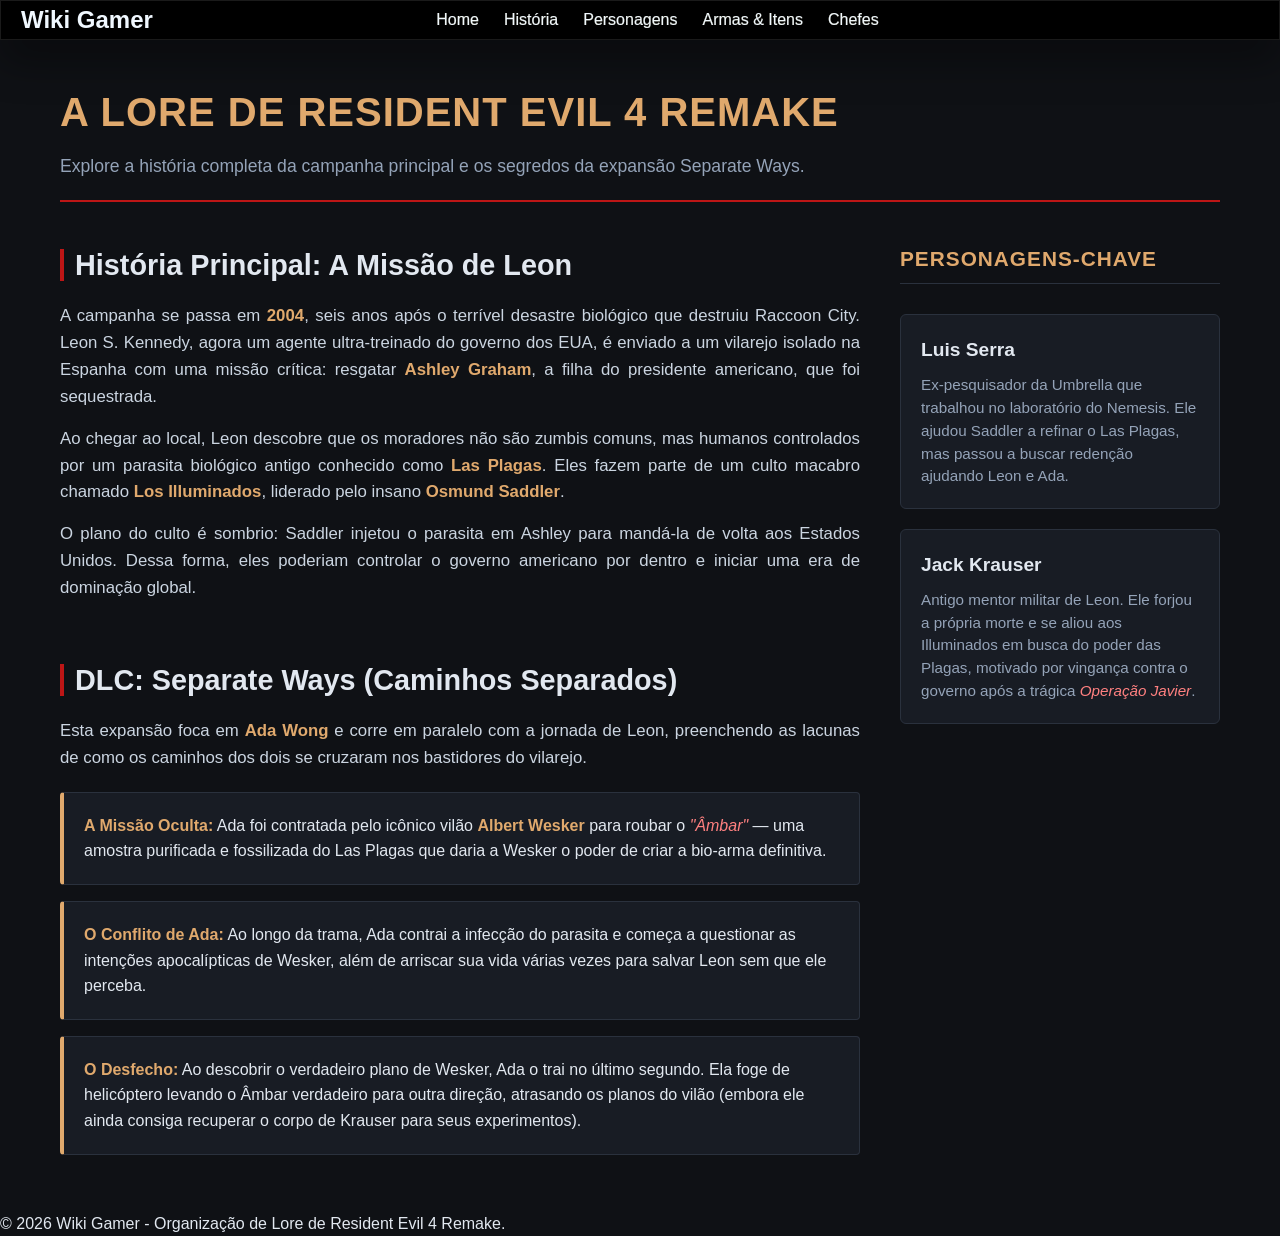
<file: pagina2.html>
<!DOCTYPE html>
<html lang="pt-BR">
<head>
    <meta charset="UTF-8">
    <meta name="viewport" content="width=device-width, initial-scale=1.0">
    <link rel="stylesheet" href="nav_pagina_2.css">
    <title>Wiki Gamer - Lore de Resident Evil 4 Remake</title>
</head>
<body>

    <!-- MENU DE NAVEGAÇÃO -->
    <nav>
        <div class="body-nav">
            <h1 class="text-nav">Wiki Gamer</h1>
            <div class="nav-links">
                <a class="link-nav" href="index.html">Home</a>
                <a class="link-nav" href="historia.html">História</a>
                <a class="link-nav" href="personagens.html">Personagens</a>
                <a class="link-nav" href="armas.html">Armas & Itens</a>
                <a class="link-nav" href="chefes.html">Chefes</a>
            </div>
            <div class="nav-spacer"></div> 
        </div>
    </nav>

    <!-- CONTEÚDO PRINCIPAL DA LORE -->
    <main class="container-principal">

        <header class="barra-titulo">
            <h2>A Lore de Resident Evil 4 Remake</h2>
            <p>Explore a história completa da campanha principal e os segredos da expansão Separate Ways.</p>
        </header>

        <div class="layout-conteudo">
            
            <!-- SEÇÃO DA HISTÓRIA PRINCIPAL -->
            <section class="conteudo-esquerdo">
                
                <article class="historia-principal">
                    <h3>História Principal: A Missão de Leon</h3>
                    <p>A campanha se passa em <strong>2004</strong>, seis anos após o terrível desastre biológico que destruiu Raccoon City. Leon S. Kennedy, agora um agente ultra-treinado do governo dos EUA, é enviado a um vilarejo isolado na Espanha com uma missão crítica: resgatar <strong>Ashley Graham</strong>, a filha do presidente americano, que foi sequestrada.</p>
                    
                    <p>Ao chegar ao local, Leon descobre que os moradores não são zumbis comuns, mas humanos controlados por um parasita biológico antigo conhecido como <strong>Las Plagas</strong>. Eles fazem parte de um culto macabro chamado <strong>Los Illuminados</strong>, liderado pelo insano <strong>Osmund Saddler</strong>.</p>
                    
                    <p>O plano do culto é sombrio: Saddler injetou o parasita em Ashley para mandá-la de volta aos Estados Unidos. Dessa forma, eles poderiam controlar o governo americano por dentro e iniciar uma era de dominação global.</p>
                </article>

                <!-- SEÇÃO DA DLC SEPARATE WAYS -->
                <article class="dlc-lore">
                    <h3>DLC: Separate Ways (Caminhos Separados)</h3>
                    <p>Esta expansão foca em <strong>Ada Wong</strong> e corre em paralelo com a jornada de Leon, preenchendo as lacunas de como os caminhos dos dois se cruzaram nos bastidores do vilarejo.</p>
                    
                    <ul>
                        <li><strong>A Missão Oculta:</strong> Ada foi contratada pelo icônico vilão <strong>Albert Wesker</strong> para roubar o <em>"Âmbar"</em> — uma amostra purificada e fossilizada do Las Plagas que daria a Wesker o poder de criar a bio-arma definitiva.</li>
                        <li><strong>O Conflito de Ada:</strong> Ao longo da trama, Ada contrai a infecção do parasita e começa a questionar as intenções apocalípticas de Wesker, além de arriscar sua vida várias vezes para salvar Leon sem que ele perceba.</li>
                        <li><strong>O Desfecho:</strong> Ao descobrir o verdadeiro plano de Wesker, Ada o trai no último segundo. Ela foge de helicóptero levando o Âmbar verdadeiro para outra direção, atrasando os planos do vilão (embora ele ainda consiga recuperar o corpo de Krauser para seus experimentos).</li>
                    </ul>
                </article>

            </section>

            <!-- BARRA LATERAL: PERSONAGENS DESTAQUE NA LORE -->
            <aside class="barra-lateral">
                <h3>Personagens-Chave</h3>
                
                <div class="card-personagem">
                    <h4>Luis Serra</h4>
                    <p>Ex-pesquisador da Umbrella que trabalhou no laboratório do Nemesis. Ele ajudou Saddler a refinar o Las Plagas, mas passou a buscar redenção ajudando Leon e Ada.</p>
                </div>

                <div class="card-personagem">
                    <h4>Jack Krauser</h4>
                    <p>Antigo mentor militar de Leon. Ele forjou a própria morte e se aliou aos Illuminados em busca do poder das Plagas, motivado por vingança contra o governo após a trágica <em>Operação Javier</em>.</p>
                </div>
            </aside>

        </div>

    </main>

    <!-- RODAPÉ -->
    <footer>
        <p>&copy; 2026 Wiki Gamer - Organização de Lore de Resident Evil 4 Remake.</p>
    </footer>
    
</body>
</html>
</file>
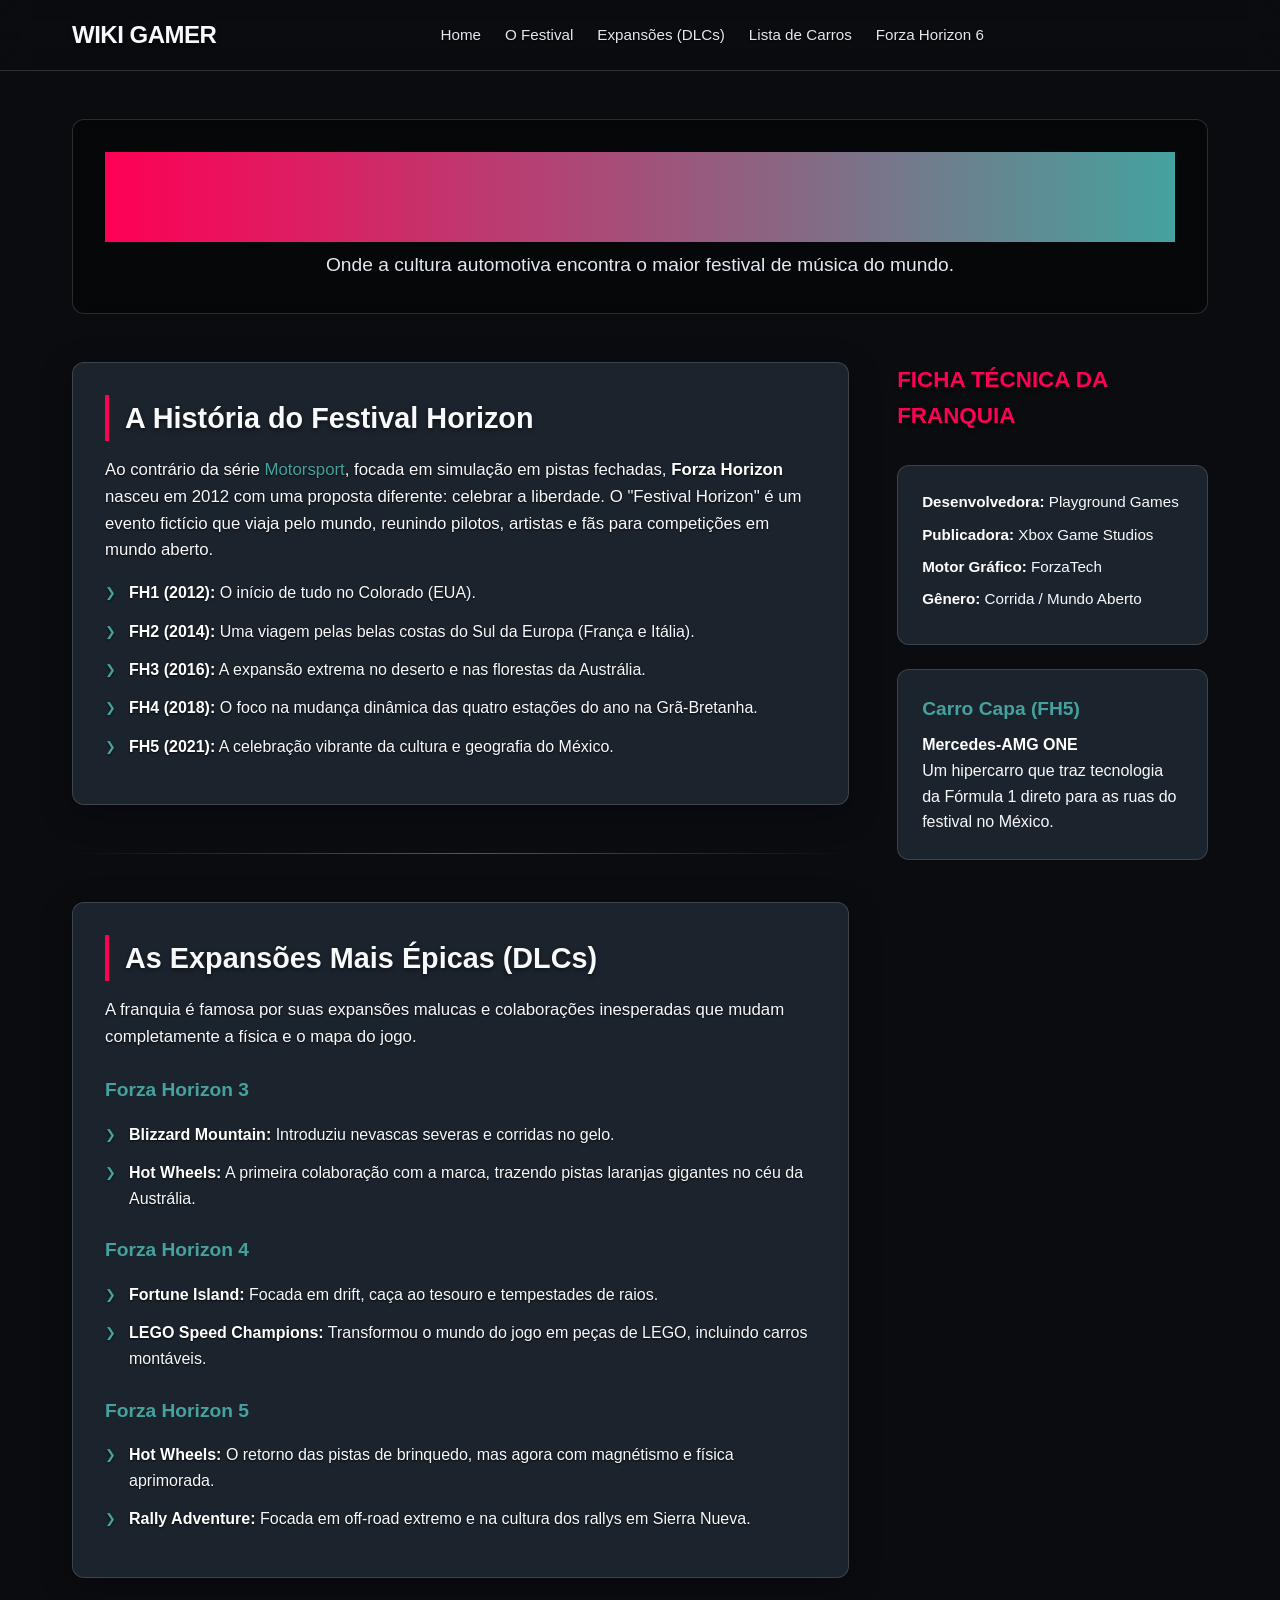
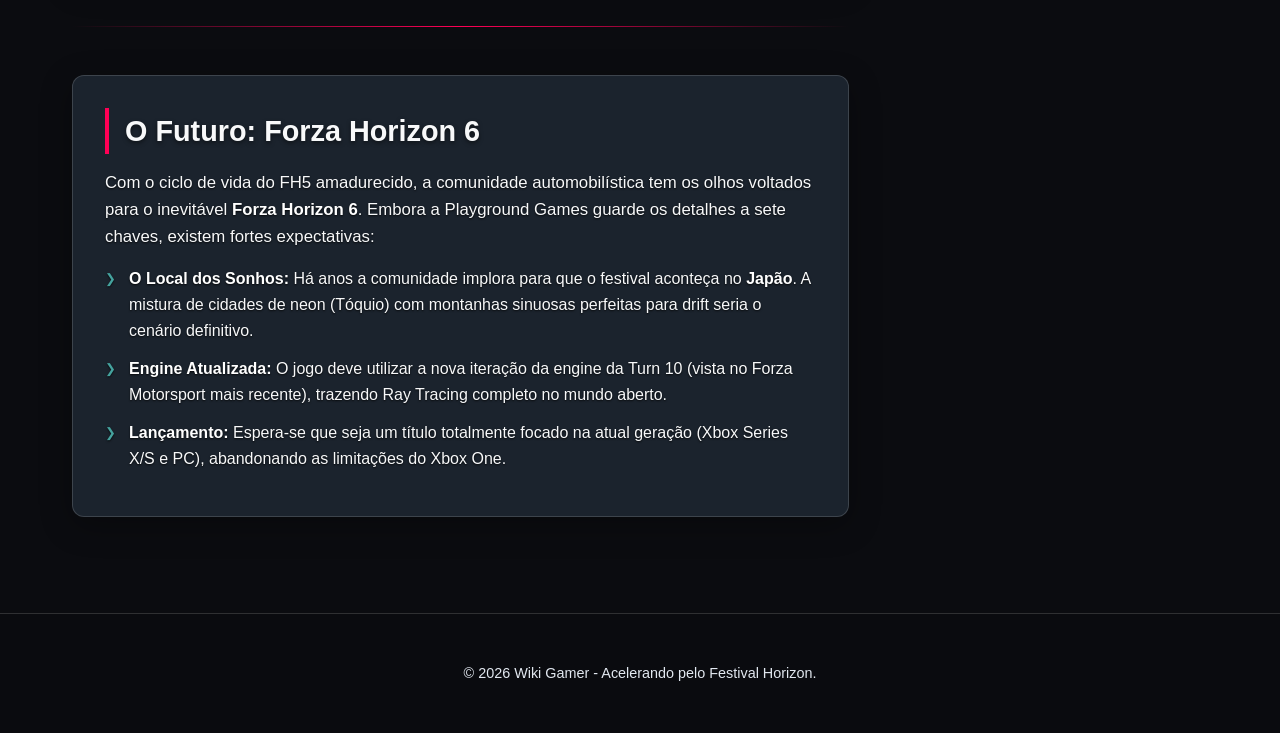
<file: pagina3.html>
<!DOCTYPE html>
<html lang="pt-BR">
<head>
    <meta charset="UTF-8">
    <meta name="viewport" content="width=device-width, initial-scale=1.0">
    <link rel="stylesheet" href="nav_pagina_3.css">
    <!-- Adicione o link para o seu CSS principal aqui depois -->
    <title>Wiki Gamer - Universo Forza Horizon</title>
</head>
<body>

    <!-- MENU DE NAVEGAÇÃO -->
    <nav>
        <div class="body-nav">
            <h1 class="text-nav">Wiki Gamer</h1>
            <!-- Links atualizados para o tema de Forza -->
            <div class="nav-links">
                <a class="link-nav" href="index.html">Home</a>
                <a class="link-nav" href="historia-festival.html">O Festival</a>
                <a class="link-nav" href="dlcs.html">Expansões (DLCs)</a>
                <a class="link-nav" href="carros.html">Lista de Carros</a>
                <a class="link-nav" href="forza-horizon-6.html">Forza Horizon 6</a>
            </div>
            <div class="nav-spacer"></div> 
        </div>
    </nav>

    <!-- CONTEÚDO PRINCIPAL -->
    <main class="container-principal">

        <!-- CABEÇALHO DA PÁGINA -->
        <header class="barra-titulo">
            <h2>Universo Forza Horizon</h2>
            <p>Onde a cultura automotiva encontra o maior festival de música do mundo.</p>
        </header>

        <!-- LAYOUT DIVIDIDO (Conteúdo + Barra Lateral) -->
        <div class="layout-conteudo">
            
            <!-- ÁREA DE ARTIGOS -->
            <section class="conteudo-esquerdo">
                
                <!-- A HISTÓRIA DA FRANQUIA -->
                <article class="historia-jogo">
                    <h3>A História do Festival Horizon</h3>
                    <p>Ao contrário da série <em>Motorsport</em>, focada em simulação em pistas fechadas, <strong>Forza Horizon</strong> nasceu em 2012 com uma proposta diferente: celebrar a liberdade. O "Festival Horizon" é um evento fictício que viaja pelo mundo, reunindo pilotos, artistas e fãs para competições em mundo aberto.</p>
                    <ul>
                        <li><strong>FH1 (2012):</strong> O início de tudo no Colorado (EUA).</li>
                        <li><strong>FH2 (2014):</strong> Uma viagem pelas belas costas do Sul da Europa (França e Itália).</li>
                        <li><strong>FH3 (2016):</strong> A expansão extrema no deserto e nas florestas da Austrália.</li>
                        <li><strong>FH4 (2018):</strong> O foco na mudança dinâmica das quatro estações do ano na Grã-Bretanha.</li>
                        <li><strong>FH5 (2021):</strong> A celebração vibrante da cultura e geografia do México.</li>
                    </ul>
                </article>

                <hr class="divisor-linha">

                <!-- AS DLCs E EXPANSÕES -->
                <article class="dlcs-jogo">
                    <h3>As Expansões Mais Épicas (DLCs)</h3>
                    <p>A franquia é famosa por suas expansões malucas e colaborações inesperadas que mudam completamente a física e o mapa do jogo.</p>
                    
                    <div class="lista-dlcs">
                        <h4>Forza Horizon 3</h4>
                        <ul>
                            <li><strong>Blizzard Mountain:</strong> Introduziu nevascas severas e corridas no gelo.</li>
                            <li><strong>Hot Wheels:</strong> A primeira colaboração com a marca, trazendo pistas laranjas gigantes no céu da Austrália.</li>
                        </ul>

                        <h4>Forza Horizon 4</h4>
                        <ul>
                            <li><strong>Fortune Island:</strong> Focada em drift, caça ao tesouro e tempestades de raios.</li>
                            <li><strong>LEGO Speed Champions:</strong> Transformou o mundo do jogo em peças de LEGO, incluindo carros montáveis.</li>
                        </ul>

                        <h4>Forza Horizon 5</h4>
                        <ul>
                            <li><strong>Hot Wheels:</strong> O retorno das pistas de brinquedo, mas agora com magnétismo e física aprimorada.</li>
                            <li><strong>Rally Adventure:</strong> Focada em off-road extremo e na cultura dos rallys em Sierra Nueva.</li>
                        </ul>
                    </div>
                </article>

                <hr class="divisor-linha">

                <!-- FORZA HORIZON 6 -->
                <article class="futuro-jogo">
                    <h3>O Futuro: Forza Horizon 6</h3>
                    <p>Com o ciclo de vida do FH5 amadurecido, a comunidade automobilística tem os olhos voltados para o inevitável <strong>Forza Horizon 6</strong>. Embora a Playground Games guarde os detalhes a sete chaves, existem fortes expectativas:</p>
                    <ul>
                        <li><strong>O Local dos Sonhos:</strong> Há anos a comunidade implora para que o festival aconteça no <strong>Japão</strong>. A mistura de cidades de neon (Tóquio) com montanhas sinuosas perfeitas para drift seria o cenário definitivo.</li>
                        <li><strong>Engine Atualizada:</strong> O jogo deve utilizar a nova iteração da engine da Turn 10 (vista no Forza Motorsport mais recente), trazendo Ray Tracing completo no mundo aberto.</li>
                        <li><strong>Lançamento:</strong> Espera-se que seja um título totalmente focado na atual geração (Xbox Series X/S e PC), abandonando as limitações do Xbox One.</li>
                    </ul>
                </article>

            </section>

            <!-- BARRA LATERAL (FICHA TÉCNICA) -->
            <aside class="barra-lateral">
                <h3>Ficha Técnica da Franquia</h3>
                <div class="card-info">
                    <p><strong>Desenvolvedora:</strong> Playground Games</p>
                    <p><strong>Publicadora:</strong> Xbox Game Studios</p>
                    <p><strong>Motor Gráfico:</strong> ForzaTech</p>
                    <p><strong>Gênero:</strong> Corrida / Mundo Aberto</p>
                </div>

                <div class="card-destaque-carro">
                    <h4>Carro Capa (FH5)</h4>
                    <p><strong>Mercedes-AMG ONE</strong><br>
                    Um hipercarro que traz tecnologia da Fórmula 1 direto para as ruas do festival no México.</p>
                </div>
            </aside>

        </div>

    </main>

    <!-- RODAPÉ -->
    <footer>
        <p>&copy; 2026 Wiki Gamer - Acelerando pelo Festival Horizon.</p>
    </footer>
    
</body>
</html>
</file>
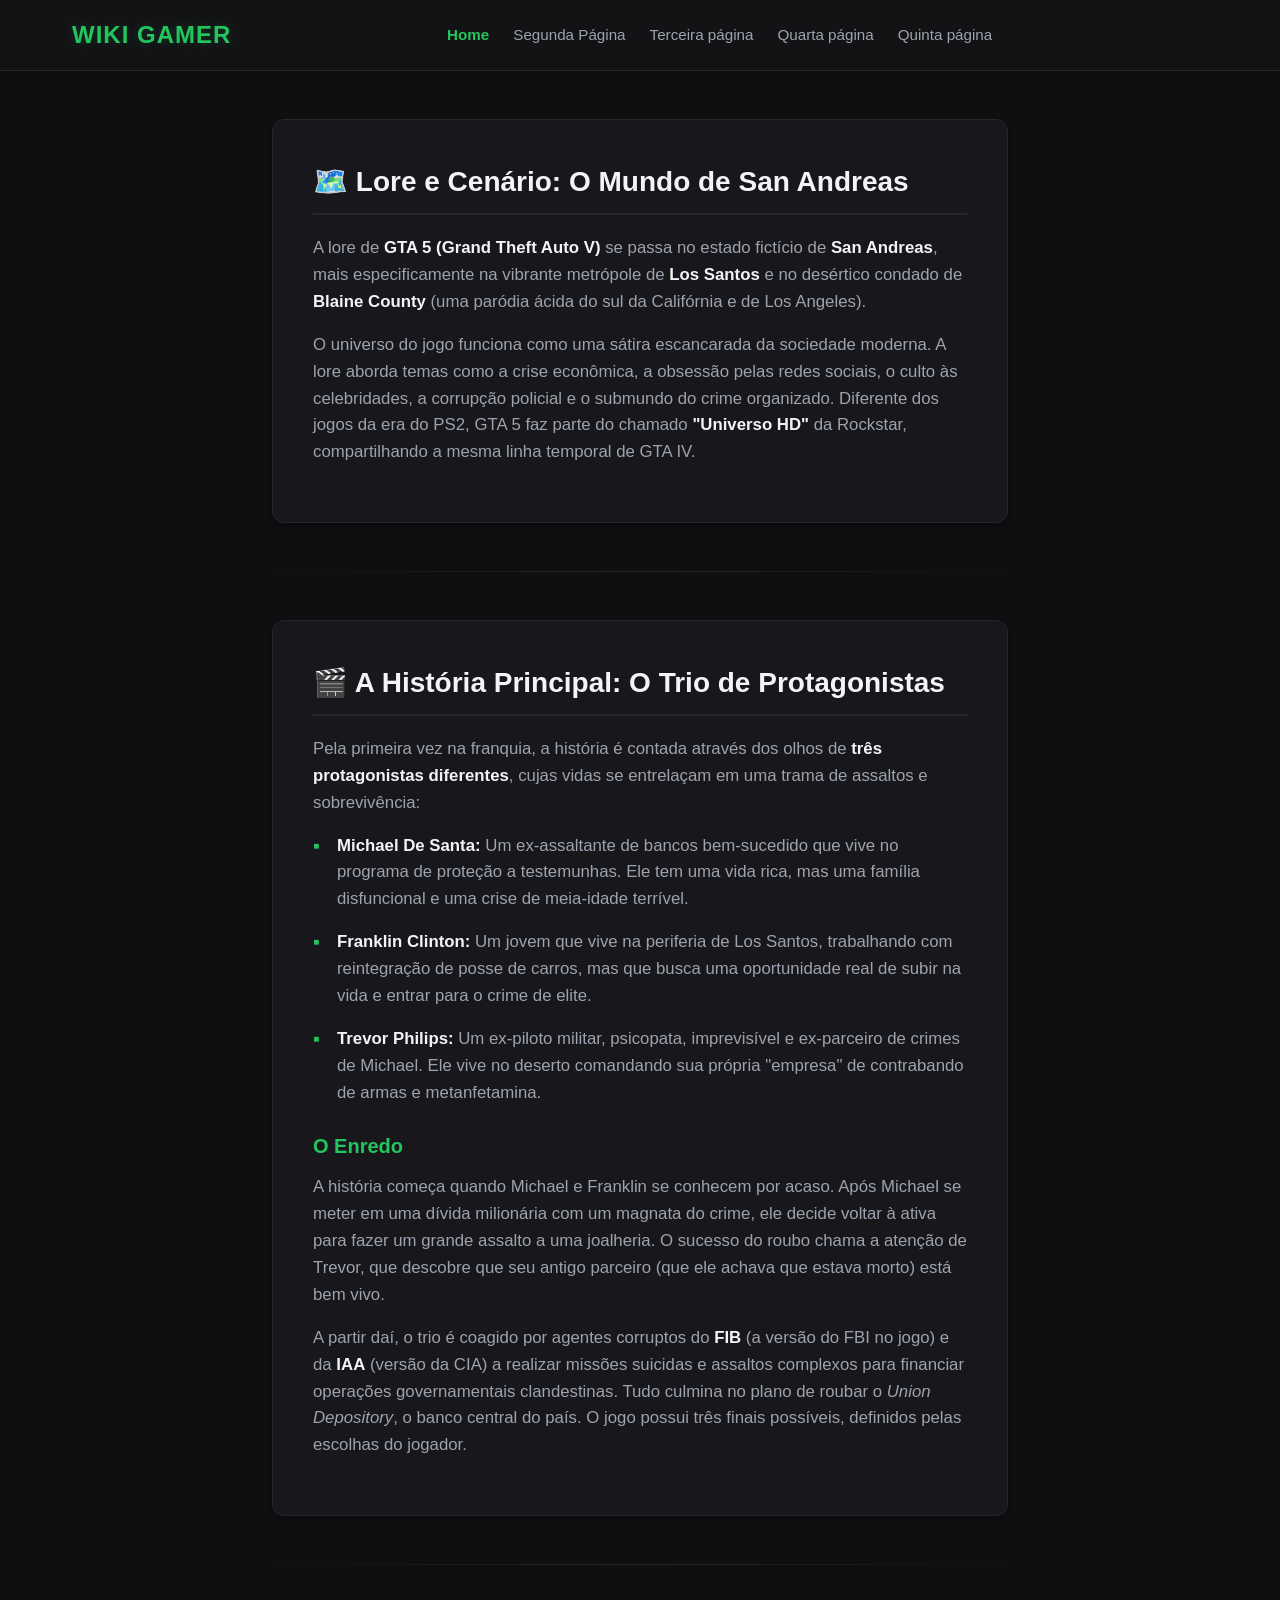
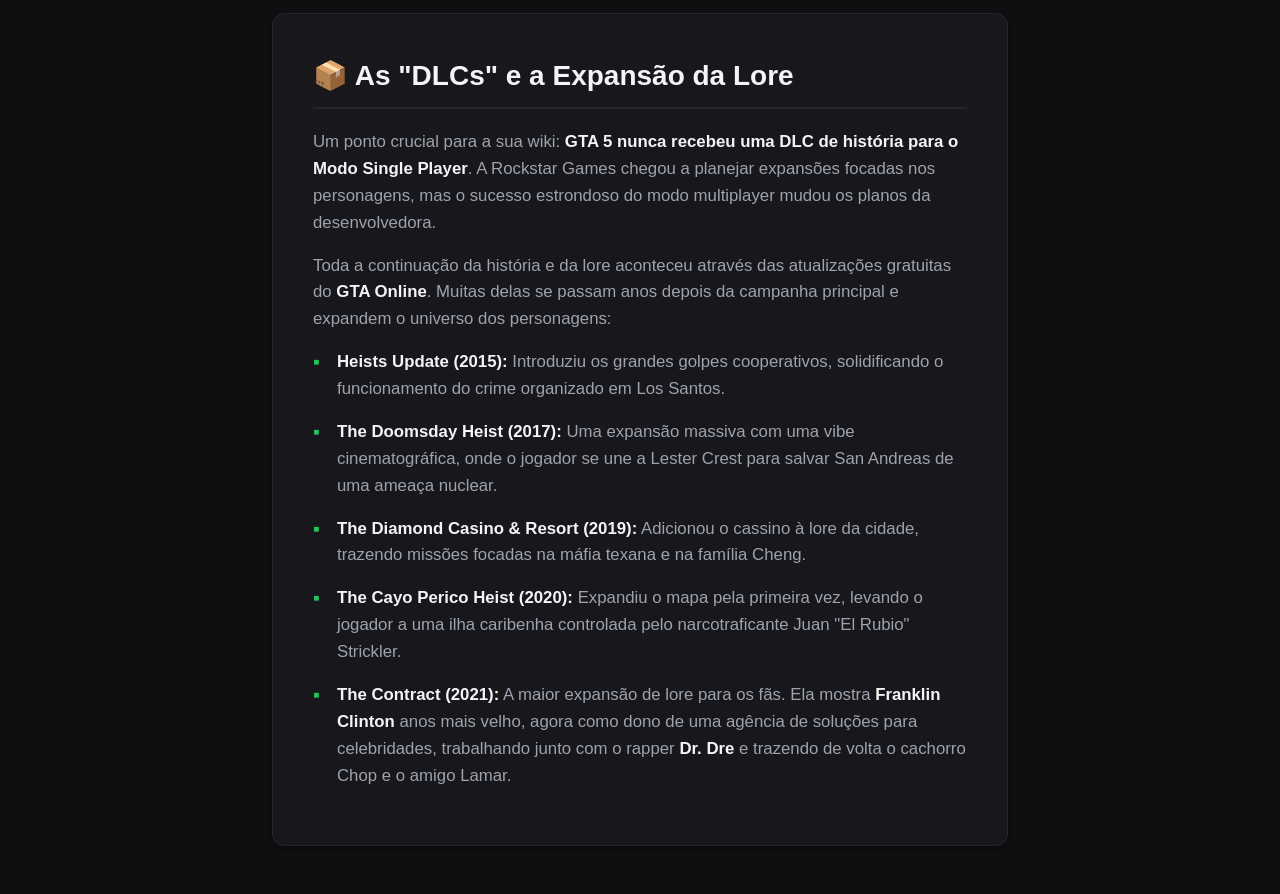
<file: pagina4.html>
<!DOCTYPE html>
<html lang="pt">
<head>
    <meta charset="UTF-8">
    <meta name="viewport" content="width=device-width, initial-scale=1.0">
    <link rel="stylesheet" href="nav_4.css">
    <title>GTA 5</title>
</head>
<body>
    <nav>
    <div class="body-nav">
        <h1 class="text-nav">Wiki Gamer</h1>
        <div class="nav-links">
            <a class="link-nav" href="index.html">Home</a>
            <a class="link-nav" href="pagina2.html">Segunda Página</a>
            <a class="link-nav" href="pagina3.html">Terceira página</a>
            <a class="link-nav" href="pagina4.html">Quarta página</a>
            <a class="link-nav" href="pagina5.html">Quinta página</a>
        </div>
        <div class="nav-spacer"></div> 
    </div>
</nav>


<main class="wiki-content">
    <!-- Seção: Lore e Cenário -->
    <section id="lore">
        <h2>🗺️ Lore e Cenário: O Mundo de San Andreas</h2>
        <p>A lore de <strong>GTA 5 (Grand Theft Auto V)</strong> se passa no estado fictício de <strong>San Andreas</strong>, mais especificamente na vibrante metrópole de <strong>Los Santos</strong> e no desértico condado de <strong>Blaine County</strong> (uma paródia ácida do sul da Califórnia e de Los Angeles).</p>
        <p>O universo do jogo funciona como uma sátira escancarada da sociedade moderna. A lore aborda temas como a crise econômica, a obsessão pelas redes sociais, o culto às celebridades, a corrupção policial e o submundo do crime organizado. Diferente dos jogos da era do PS2, GTA 5 faz parte do chamado <strong>"Universo HD"</strong> da Rockstar, compartilhando a mesma linha temporal de GTA IV.</p>
    </section>

    <hr>

    <!-- Seção: História Principal -->
    <section id="historia">
        <h2>🎬 A História Principal: O Trio de Protagonistas</h2>
        <p>Pela primeira vez na franquia, a história é contada através dos olhos de <strong>três protagonistas diferentes</strong>, cujas vidas se entrelaçam em uma trama de assaltos e sobrevivência:</p>
        
        <ul>
            <li><strong>Michael De Santa:</strong> Um ex-assaltante de bancos bem-sucedido que vive no programa de proteção a testemunhas. Ele tem uma vida rica, mas uma família disfuncional e uma crise de meia-idade terrível.</li>
            <li><strong>Franklin Clinton:</strong> Um jovem que vive na periferia de Los Santos, trabalhando com reintegração de posse de carros, mas que busca uma oportunidade real de subir na vida e entrar para o crime de elite.</li>
            <li><strong>Trevor Philips:</strong> Um ex-piloto militar, psicopata, imprevisível e ex-parceiro de crimes de Michael. Ele vive no deserto comandando sua própria "empresa" de contrabando de armas e metanfetamina.</li>
        </ul>

        <h3>O Enredo</h3>
        <p>A história começa quando Michael e Franklin se conhecem por acaso. Após Michael se meter em uma dívida milionária com um magnata do crime, ele decide voltar à ativa para fazer um grande assalto a uma joalheria. O sucesso do roubo chama a atenção de Trevor, que descobre que seu antigo parceiro (que ele achava que estava morto) está bem vivo.</p>
        <p>A partir daí, o trio é coagido por agentes corruptos do <strong>FIB</strong> (a versão do FBI no jogo) e da <strong>IAA</strong> (versão da CIA) a realizar missões suicidas e assaltos complexos para financiar operações governamentais clandestinas. Tudo culmina no plano de roubar o <em>Union Depository</em>, o banco central do país. O jogo possui três finais possíveis, definidos pelas escolhas do jogador.</p>
    </section>

    <hr>

    <!-- Seção: DLCs e Expansões -->
    <section id="dlcs">
        <h2>📦 As "DLCs" e a Expansão da Lore</h2>
        <p>Um ponto crucial para a sua wiki: <strong>GTA 5 nunca recebeu uma DLC de história para o Modo Single Player</strong>. A Rockstar Games chegou a planejar expansões focadas nos personagens, mas o sucesso estrondoso do modo multiplayer mudou os planos da desenvolvedora.</p>
        <p>Toda a continuação da história e da lore aconteceu através das atualizações gratuitas do <strong>GTA Online</strong>. Muitas delas se passam anos depois da campanha principal e expandem o universo dos personagens:</p>

        <ul>
            <li><strong>Heists Update (2015):</strong> Introduziu os grandes golpes cooperativos, solidificando o funcionamento do crime organizado em Los Santos.</li>
            <li><strong>The Doomsday Heist (2017):</strong> Uma expansão massiva com uma vibe cinematográfica, onde o jogador se une a Lester Crest para salvar San Andreas de uma ameaça nuclear.</li>
            <li><strong>The Diamond Casino & Resort (2019):</strong> Adicionou o cassino à lore da cidade, trazendo missões focadas na máfia texana e na família Cheng.</li>
            <li><strong>The Cayo Perico Heist (2020):</strong> Expandiu o mapa pela primeira vez, levando o jogador a uma ilha caribenha controlada pelo narcotraficante Juan "El Rubio" Strickler.</li>
            <li><strong>The Contract (2021):</strong> A maior expansão de lore para os fãs. Ela mostra <strong>Franklin Clinton</strong> anos mais velho, agora como dono de uma agência de soluções para celebridades, trabalhando junto com o rapper <strong>Dr. Dre</strong> e trazendo de volta o cachorro Chop e o amigo Lamar.</li>
        </ul>
    </section>
</main>
    
</body>
</html>
</file>
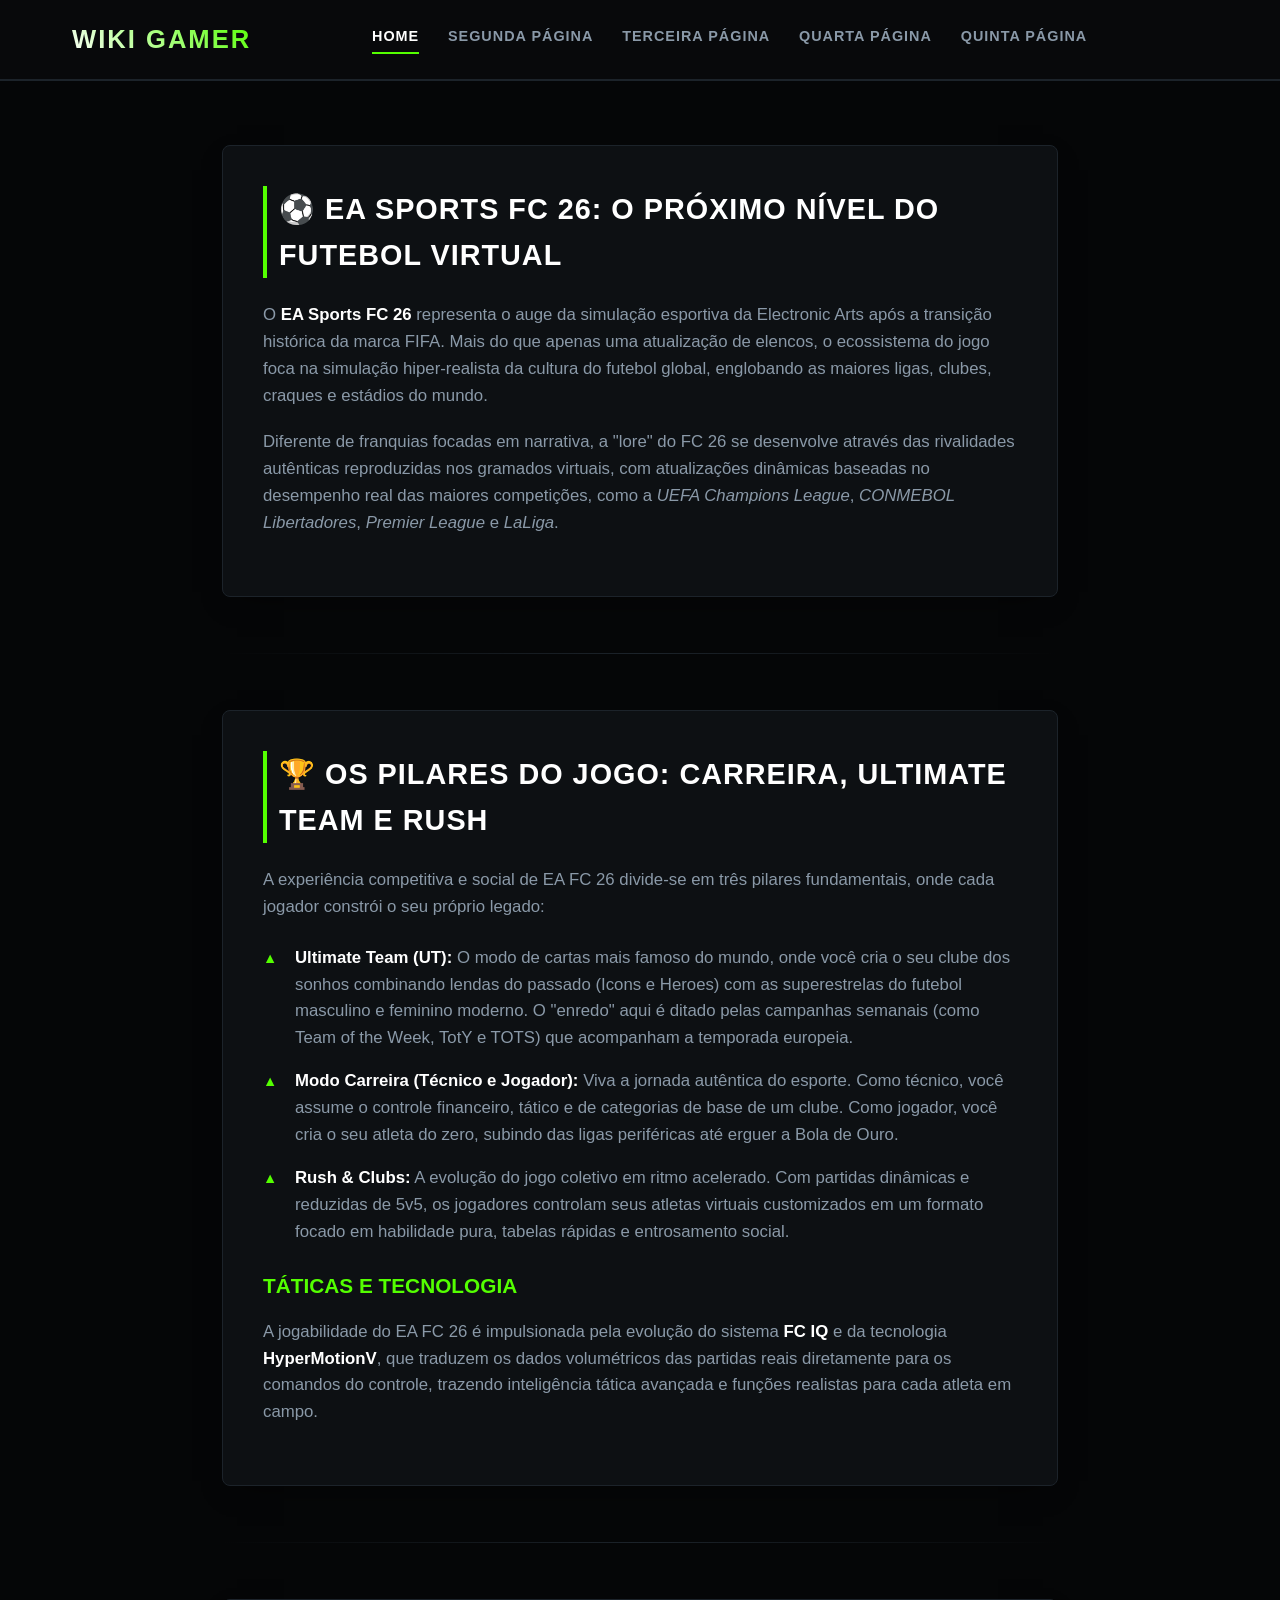
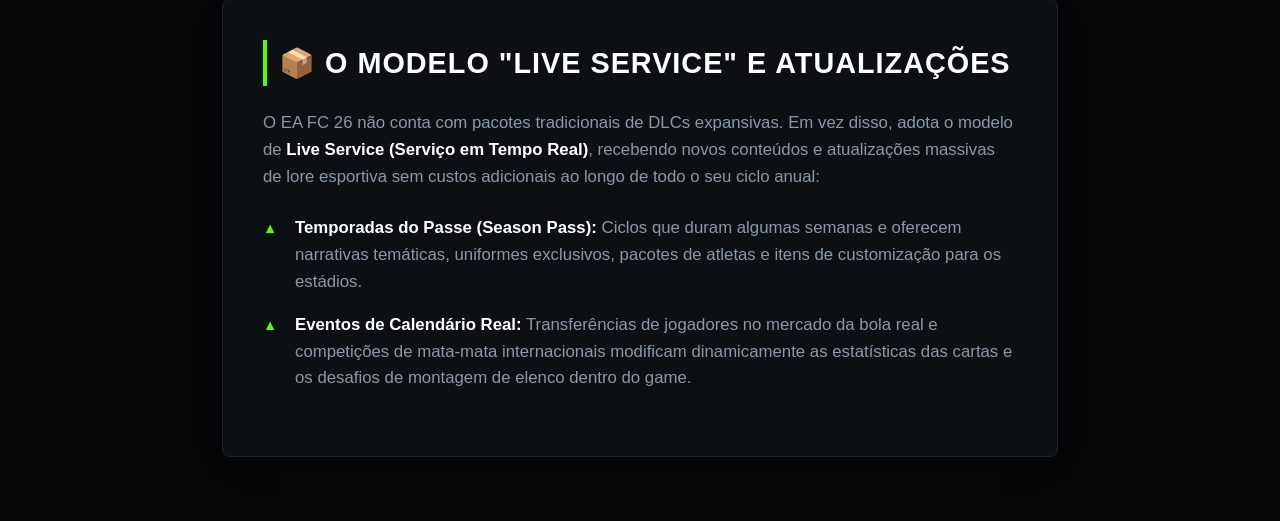
<file: pagina5.html>
<!DOCTYPE html>
<html lang="pt">
<head>
    <meta charset="UTF-8">
    <meta name="viewport" content="width=device-width, initial-scale=1.0">
    <link rel="stylesheet" href="nav_5.css">
    <title>EA FC 26 </title>
</head>
<body> <nav> <div class="body-nav">
            <h1 class="text-nav">Wiki Gamer</h1>
            <div class="nav-links">
                <a class="link-nav" href="index.html">Home</a>
                <a class="link-nav" href="pagina2.html">Segunda Página</a>
                <a class="link-nav" href="pagina3.html">Terceira página</a>
                <a class="link-nav" href="pagina4.html">Quarta página</a>
                <a class="link-nav" href="pagina5.html">Quinta página</a>
            </div>
            <div class="nav-spacer"></div>
        </div>
    </nav>

    <main class="wiki-content">
        <section id="proposta">
            <h2>⚽ EA Sports FC 26: O Próximo Nível do Futebol Virtual</h2>
            <p>O <strong>EA Sports FC 26</strong> representa o auge da simulação esportiva da Electronic Arts após a transição histórica da marca FIFA. Mais do que apenas uma atualização de elencos, o ecossistema do jogo foca na simulação hiper-realista da cultura do futebol global, englobando as maiores ligas, clubes, craques e estádios do mundo.</p>
            <p>Diferente de franquias focadas em narrativa, a "lore" do FC 26 se desenvolve através das rivalidades autênticas reproduzidas nos gramados virtuais, com atualizações dinâmicas baseadas no desempenho real das maiores competições, como a <em>UEFA Champions League</em>, <em>CONMEBOL Libertadores</em>, <em>Premier League</em> e <em>LaLiga</em>.</p>
        </section>

        <hr>
        <section id="modos">
            <h2>🏆 Os Pilares do Jogo: Carreira, Ultimate Team e Rush</h2>
            <p>A experiência competitiva e social de EA FC 26 divide-se em três pilares fundamentais, onde cada jogador constrói o seu próprio legado:</p>
            
            <ul>
                <li><strong>Ultimate Team (UT):</strong> O modo de cartas mais famoso do mundo, onde você cria o seu clube dos sonhos combinando lendas do passado (Icons e Heroes) com as superestrelas do futebol masculino e feminino moderno. O "enredo" aqui é ditado pelas campanhas semanais (como Team of the Week, TotY e TOTS) que acompanham a temporada europeia.</li>
                <li><strong>Modo Carreira (Técnico e Jogador):</strong> Viva a jornada autêntica do esporte. Como técnico, você assume o controle financeiro, tático e de categorias de base de um clube. Como jogador, você cria o seu atleta do zero, subindo das ligas periféricas até erguer a Bola de Ouro.</li>
                <li><strong>Rush & Clubs:</strong> A evolução do jogo coletivo em ritmo acelerado. Com partidas dinâmicas e reduzidas de 5v5, os jogadores controlam seus atletas virtuais customizados em um formato focado em habilidade pura, tabelas rápidas e entrosamento social.</li>
            </ul>

            <h3>Táticas e Tecnologia</h3>
            <p>A jogabilidade do EA FC 26 é impulsionada pela evolução do sistema <strong>FC IQ</strong> e da tecnologia <strong>HyperMotionV</strong>, que traduzem os dados volumétricos das partidas reais diretamente para os comandos do controle, trazendo inteligência tática avançada e funções realistas para cada atleta em campo.</p>
        </section>

        <hr>

        <section id="temporadas">
            <h2>📦 O Modelo "Live Service" e Atualizações</h2>
            <p>O EA FC 26 não conta com pacotes tradicionais de DLCs expansivas. Em vez disso, adota o modelo de <strong>Live Service (Serviço em Tempo Real)</strong>, recebendo novos conteúdos e atualizações massivas de lore esportiva sem custos adicionais ao longo de todo o seu ciclo anual:</p>

            <ul>
                <li><strong>Temporadas do Passe (Season Pass):</strong> Ciclos que duram algumas semanas e oferecem narrativas temáticas, uniformes exclusivos, pacotes de atletas e itens de customização para os estádios.</li>
                <li><strong>Eventos de Calendário Real:</strong> Transferências de jogadores no mercado da bola real e competições de mata-mata internacionais modificam dinamicamente as estatísticas das cartas e os desafios de montagem de elenco dentro do game.</li>
            </ul>
        </section>
    </main>
    
</body>
</file>
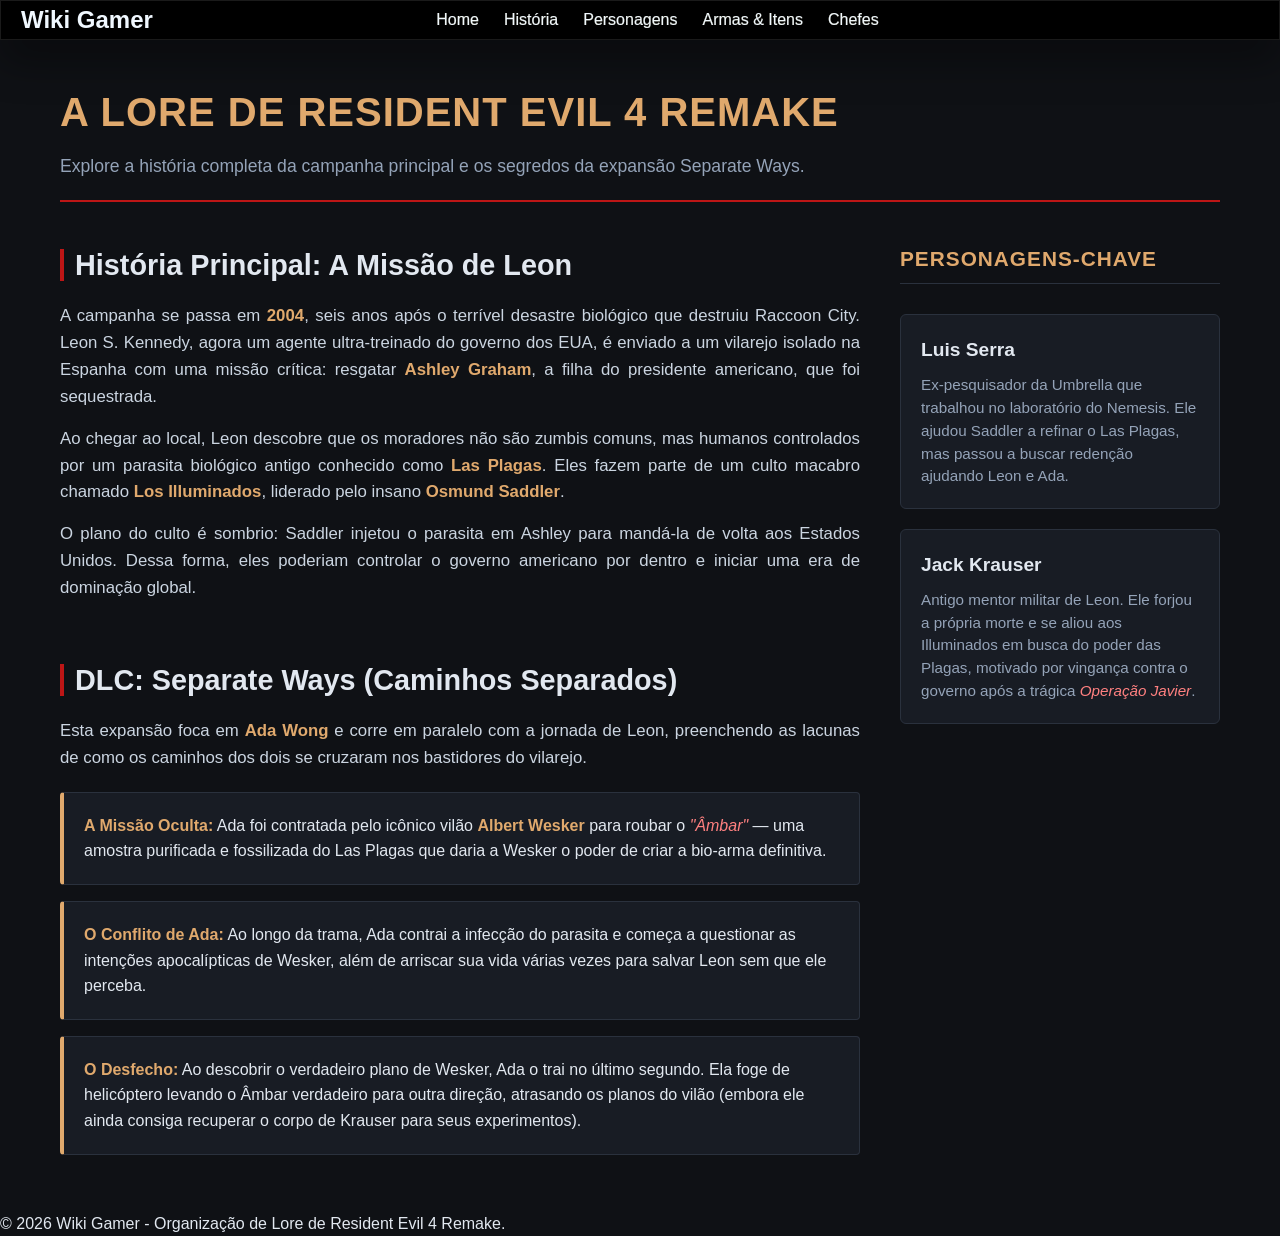
<file: html/pagina2.html>
<!DOCTYPE html>
<html lang="pt-BR">
<head>
    <meta charset="UTF-8">
    <meta name="viewport" content="width=device-width, initial-scale=1.0">
    <link rel="stylesheet" href="/css/nav_pagina_2.css">
    <title>Wiki Gamer - Lore de Resident Evil 4 Remake</title>
</head>
<body>

    <!-- MENU DE NAVEGAÇÃO -->
    <nav>
        <div class="body-nav">
            <h1 class="text-nav">Wiki Gamer</h1>
            <div class="nav-links">
                <a class="link-nav" href="index.html">Home</a>
                <a class="link-nav" href="/html/historia.html">História</a>
                <a class="link-nav" href="/html/personagens.html">Personagens</a>
                <a class="link-nav" href="/html/armas.html">Armas & Itens</a>
                <a class="link-nav" href="/html/chefes.html">Chefes</a>
            </div>
            <div class="nav-spacer"></div> 
        </div>
    </nav>

    <!-- CONTEÚDO PRINCIPAL DA LORE -->
    <main class="container-principal">

        <header class="barra-titulo">
            <h2>A Lore de Resident Evil 4 Remake</h2>
            <p>Explore a história completa da campanha principal e os segredos da expansão Separate Ways.</p>
        </header>

        <div class="layout-conteudo">
            
            <!-- SEÇÃO DA HISTÓRIA PRINCIPAL -->
            <section class="conteudo-esquerdo">
                
                <article class="historia-principal">
                    <h3>História Principal: A Missão de Leon</h3>
                    <p>A campanha se passa em <strong>2004</strong>, seis anos após o terrível desastre biológico que destruiu Raccoon City. Leon S. Kennedy, agora um agente ultra-treinado do governo dos EUA, é enviado a um vilarejo isolado na Espanha com uma missão crítica: resgatar <strong>Ashley Graham</strong>, a filha do presidente americano, que foi sequestrada.</p>
                    
                    <p>Ao chegar ao local, Leon descobre que os moradores não são zumbis comuns, mas humanos controlados por um parasita biológico antigo conhecido como <strong>Las Plagas</strong>. Eles fazem parte de um culto macabro chamado <strong>Los Illuminados</strong>, liderado pelo insano <strong>Osmund Saddler</strong>.</p>
                    
                    <p>O plano do culto é sombrio: Saddler injetou o parasita em Ashley para mandá-la de volta aos Estados Unidos. Dessa forma, eles poderiam controlar o governo americano por dentro e iniciar uma era de dominação global.</p>
                </article>

                <!-- SEÇÃO DA DLC SEPARATE WAYS -->
                <article class="dlc-lore">
                    <h3>DLC: Separate Ways (Caminhos Separados)</h3>
                    <p>Esta expansão foca em <strong>Ada Wong</strong> e corre em paralelo com a jornada de Leon, preenchendo as lacunas de como os caminhos dos dois se cruzaram nos bastidores do vilarejo.</p>
                    
                    <ul>
                        <li><strong>A Missão Oculta:</strong> Ada foi contratada pelo icônico vilão <strong>Albert Wesker</strong> para roubar o <em>"Âmbar"</em> — uma amostra purificada e fossilizada do Las Plagas que daria a Wesker o poder de criar a bio-arma definitiva.</li>
                        <li><strong>O Conflito de Ada:</strong> Ao longo da trama, Ada contrai a infecção do parasita e começa a questionar as intenções apocalípticas de Wesker, além de arriscar sua vida várias vezes para salvar Leon sem que ele perceba.</li>
                        <li><strong>O Desfecho:</strong> Ao descobrir o verdadeiro plano de Wesker, Ada o trai no último segundo. Ela foge de helicóptero levando o Âmbar verdadeiro para outra direção, atrasando os planos do vilão (embora ele ainda consiga recuperar o corpo de Krauser para seus experimentos).</li>
                    </ul>
                </article>

            </section>

            <!-- BARRA LATERAL: PERSONAGENS DESTAQUE NA LORE -->
            <aside class="barra-lateral">
                <h3>Personagens-Chave</h3>
                
                <div class="card-personagem">
                    <h4>Luis Serra</h4>
                    <p>Ex-pesquisador da Umbrella que trabalhou no laboratório do Nemesis. Ele ajudou Saddler a refinar o Las Plagas, mas passou a buscar redenção ajudando Leon e Ada.</p>
                </div>

                <div class="card-personagem">
                    <h4>Jack Krauser</h4>
                    <p>Antigo mentor militar de Leon. Ele forjou a própria morte e se aliou aos Illuminados em busca do poder das Plagas, motivado por vingança contra o governo após a trágica <em>Operação Javier</em>.</p>
                </div>
            </aside>

        </div>

    </main>

    <!-- RODAPÉ -->
    <footer>
        <p>&copy; 2026 Wiki Gamer - Organização de Lore de Resident Evil 4 Remake.</p>
    </footer>
    
</body>
</html>
</file>
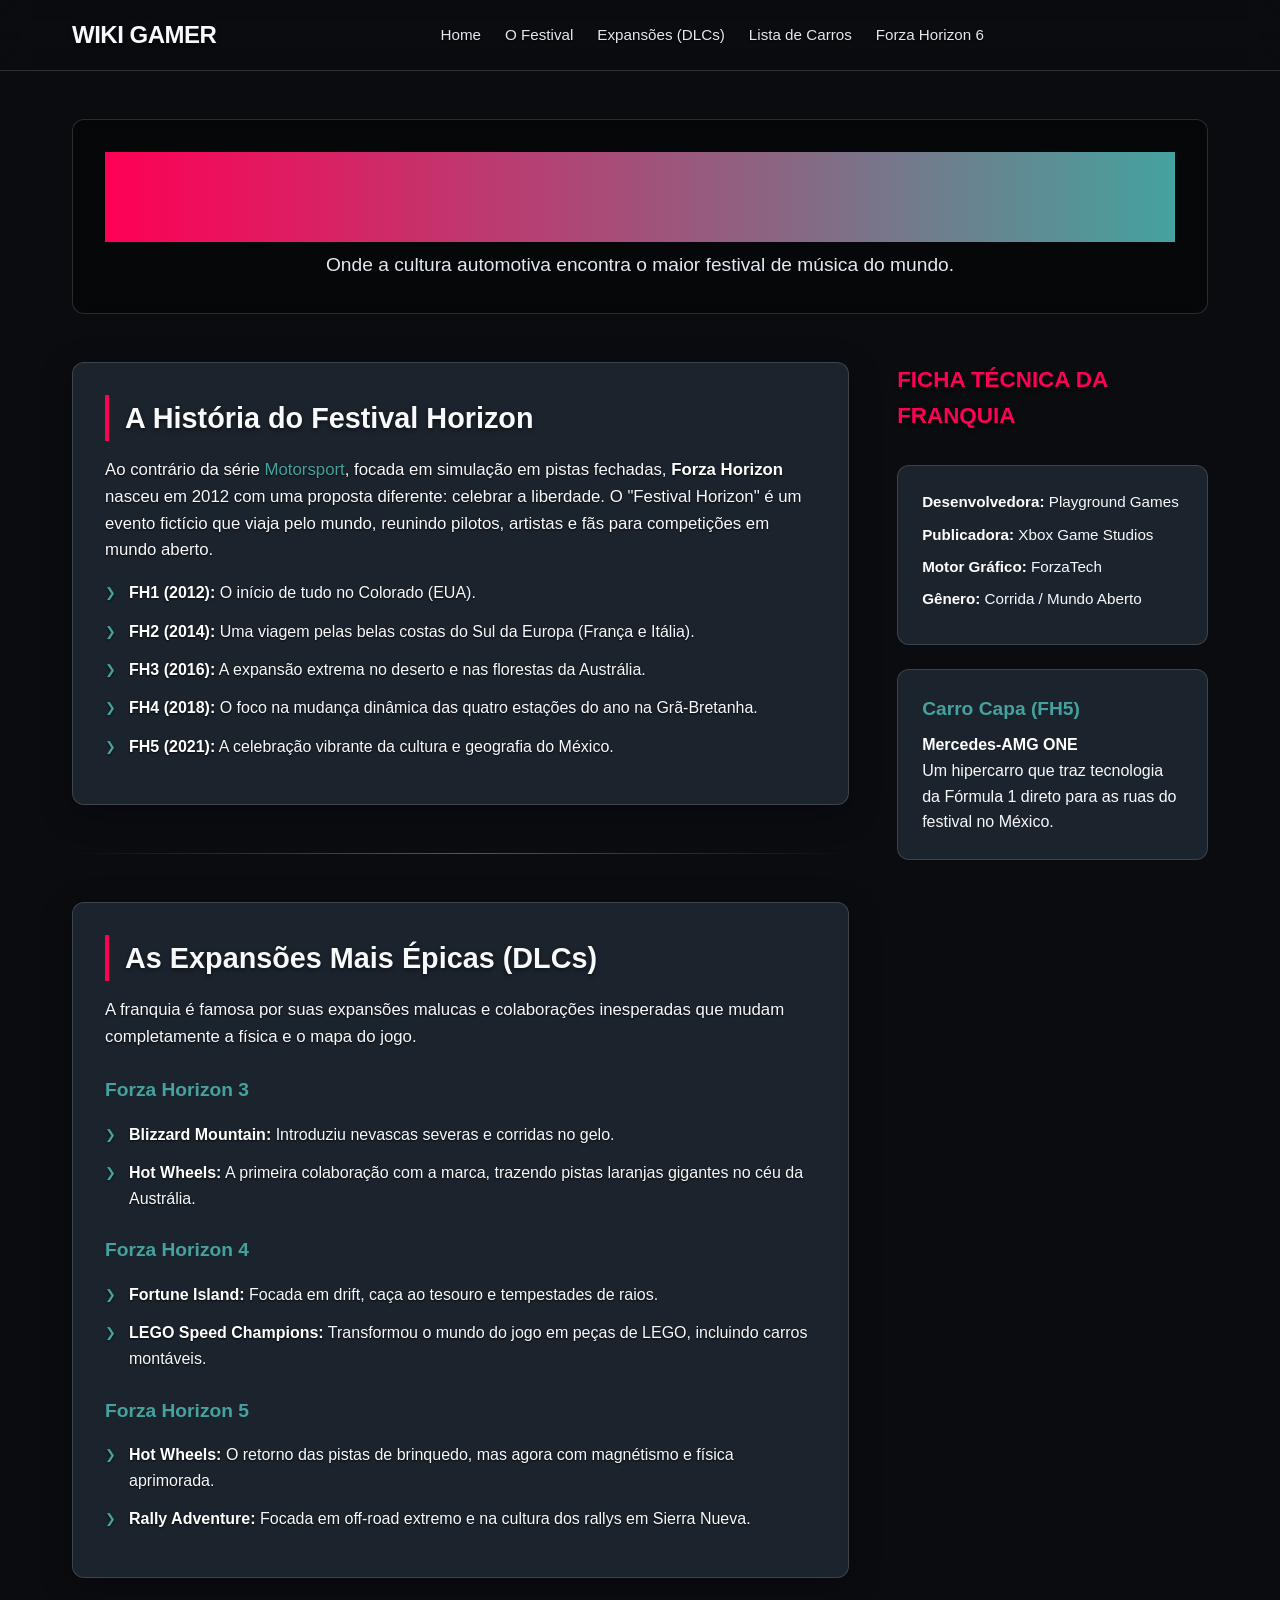
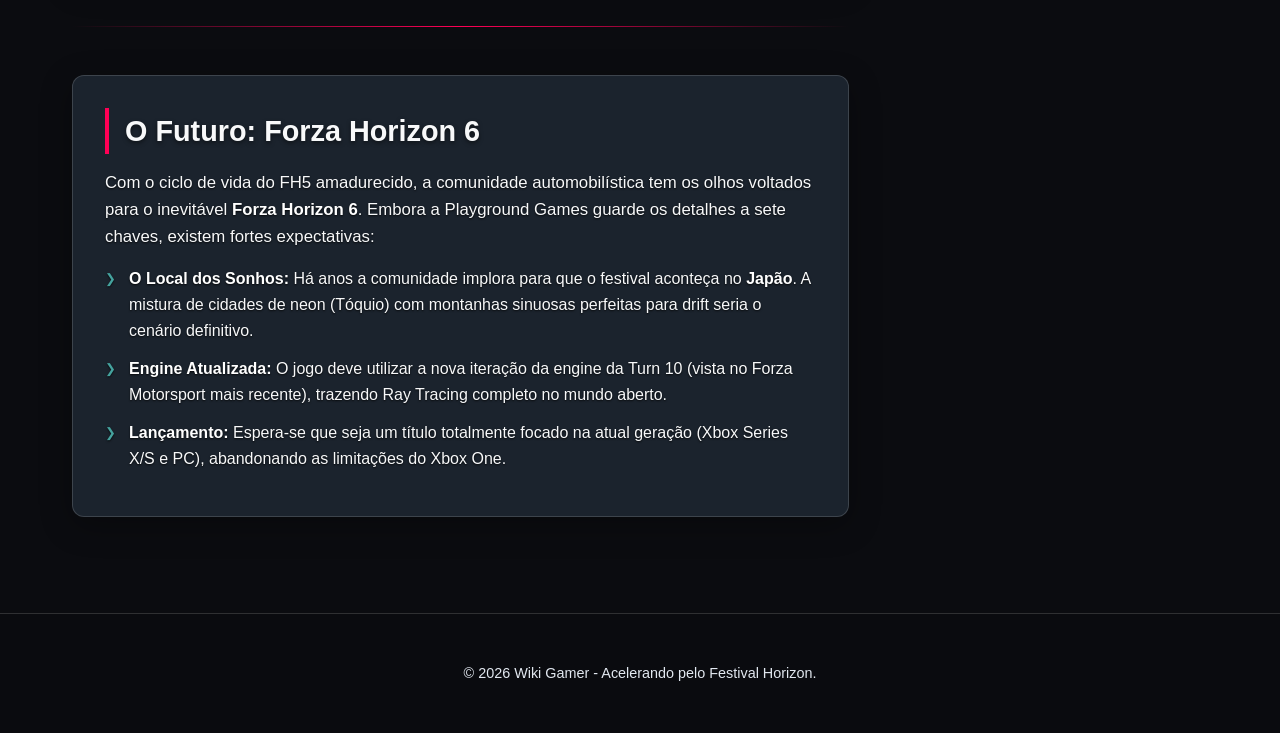
<file: html/pagina3.html>
<!DOCTYPE html>
<html lang="pt-BR">
<head>
    <meta charset="UTF-8">
    <meta name="viewport" content="width=device-width, initial-scale=1.0">
    <link rel="stylesheet" href="/css/nav_pagina_3.css">
    <!-- Adicione o link para o seu CSS principal aqui depois -->
    <title>Wiki Gamer - Universo Forza Horizon</title>
</head>
<body>

    <!-- MENU DE NAVEGAÇÃO -->
    <nav>
        <div class="body-nav">
            <h1 class="text-nav">Wiki Gamer</h1>
            <!-- Links atualizados para o tema de Forza -->
            <div class="nav-links">
                <a class="link-nav" href="index.html">Home</a>
                <a class="link-nav" href="/html/historia-festival.html">O Festival</a>
                <a class="link-nav" href="/html/dlcs.html">Expansões (DLCs)</a>
                <a class="link-nav" href="/html/carros.html">Lista de Carros</a>
                <a class="link-nav" href="/html/forza-horizon-6.html">Forza Horizon 6</a>
            </div>
            <div class="nav-spacer"></div> 
        </div>
    </nav>

    <!-- CONTEÚDO PRINCIPAL -->
    <main class="container-principal">

        <!-- CABEÇALHO DA PÁGINA -->
        <header class="barra-titulo">
            <h2>Universo Forza Horizon</h2>
            <p>Onde a cultura automotiva encontra o maior festival de música do mundo.</p>
        </header>

        <!-- LAYOUT DIVIDIDO (Conteúdo + Barra Lateral) -->
        <div class="layout-conteudo">
            
            <!-- ÁREA DE ARTIGOS -->
            <section class="conteudo-esquerdo">
                
                <!-- A HISTÓRIA DA FRANQUIA -->
                <article class="historia-jogo">
                    <h3>A História do Festival Horizon</h3>
                    <p>Ao contrário da série <em>Motorsport</em>, focada em simulação em pistas fechadas, <strong>Forza Horizon</strong> nasceu em 2012 com uma proposta diferente: celebrar a liberdade. O "Festival Horizon" é um evento fictício que viaja pelo mundo, reunindo pilotos, artistas e fãs para competições em mundo aberto.</p>
                    <ul>
                        <li><strong>FH1 (2012):</strong> O início de tudo no Colorado (EUA).</li>
                        <li><strong>FH2 (2014):</strong> Uma viagem pelas belas costas do Sul da Europa (França e Itália).</li>
                        <li><strong>FH3 (2016):</strong> A expansão extrema no deserto e nas florestas da Austrália.</li>
                        <li><strong>FH4 (2018):</strong> O foco na mudança dinâmica das quatro estações do ano na Grã-Bretanha.</li>
                        <li><strong>FH5 (2021):</strong> A celebração vibrante da cultura e geografia do México.</li>
                    </ul>
                </article>

                <hr class="divisor-linha">

                <!-- AS DLCs E EXPANSÕES -->
                <article class="dlcs-jogo">
                    <h3>As Expansões Mais Épicas (DLCs)</h3>
                    <p>A franquia é famosa por suas expansões malucas e colaborações inesperadas que mudam completamente a física e o mapa do jogo.</p>
                    
                    <div class="lista-dlcs">
                        <h4>Forza Horizon 3</h4>
                        <ul>
                            <li><strong>Blizzard Mountain:</strong> Introduziu nevascas severas e corridas no gelo.</li>
                            <li><strong>Hot Wheels:</strong> A primeira colaboração com a marca, trazendo pistas laranjas gigantes no céu da Austrália.</li>
                        </ul>

                        <h4>Forza Horizon 4</h4>
                        <ul>
                            <li><strong>Fortune Island:</strong> Focada em drift, caça ao tesouro e tempestades de raios.</li>
                            <li><strong>LEGO Speed Champions:</strong> Transformou o mundo do jogo em peças de LEGO, incluindo carros montáveis.</li>
                        </ul>

                        <h4>Forza Horizon 5</h4>
                        <ul>
                            <li><strong>Hot Wheels:</strong> O retorno das pistas de brinquedo, mas agora com magnétismo e física aprimorada.</li>
                            <li><strong>Rally Adventure:</strong> Focada em off-road extremo e na cultura dos rallys em Sierra Nueva.</li>
                        </ul>
                    </div>
                </article>

                <hr class="divisor-linha">

                <!-- FORZA HORIZON 6 -->
                <article class="futuro-jogo">
                    <h3>O Futuro: Forza Horizon 6</h3>
                    <p>Com o ciclo de vida do FH5 amadurecido, a comunidade automobilística tem os olhos voltados para o inevitável <strong>Forza Horizon 6</strong>. Embora a Playground Games guarde os detalhes a sete chaves, existem fortes expectativas:</p>
                    <ul>
                        <li><strong>O Local dos Sonhos:</strong> Há anos a comunidade implora para que o festival aconteça no <strong>Japão</strong>. A mistura de cidades de neon (Tóquio) com montanhas sinuosas perfeitas para drift seria o cenário definitivo.</li>
                        <li><strong>Engine Atualizada:</strong> O jogo deve utilizar a nova iteração da engine da Turn 10 (vista no Forza Motorsport mais recente), trazendo Ray Tracing completo no mundo aberto.</li>
                        <li><strong>Lançamento:</strong> Espera-se que seja um título totalmente focado na atual geração (Xbox Series X/S e PC), abandonando as limitações do Xbox One.</li>
                    </ul>
                </article>

            </section>

            <!-- BARRA LATERAL (FICHA TÉCNICA) -->
            <aside class="barra-lateral">
                <h3>Ficha Técnica da Franquia</h3>
                <div class="card-info">
                    <p><strong>Desenvolvedora:</strong> Playground Games</p>
                    <p><strong>Publicadora:</strong> Xbox Game Studios</p>
                    <p><strong>Motor Gráfico:</strong> ForzaTech</p>
                    <p><strong>Gênero:</strong> Corrida / Mundo Aberto</p>
                </div>

                <div class="card-destaque-carro">
                    <h4>Carro Capa (FH5)</h4>
                    <p><strong>Mercedes-AMG ONE</strong><br>
                    Um hipercarro que traz tecnologia da Fórmula 1 direto para as ruas do festival no México.</p>
                </div>
            </aside>

        </div>

    </main>

    <!-- RODAPÉ -->
    <footer>
        <p>&copy; 2026 Wiki Gamer - Acelerando pelo Festival Horizon.</p>
    </footer>
    
</body>
</html>
</file>
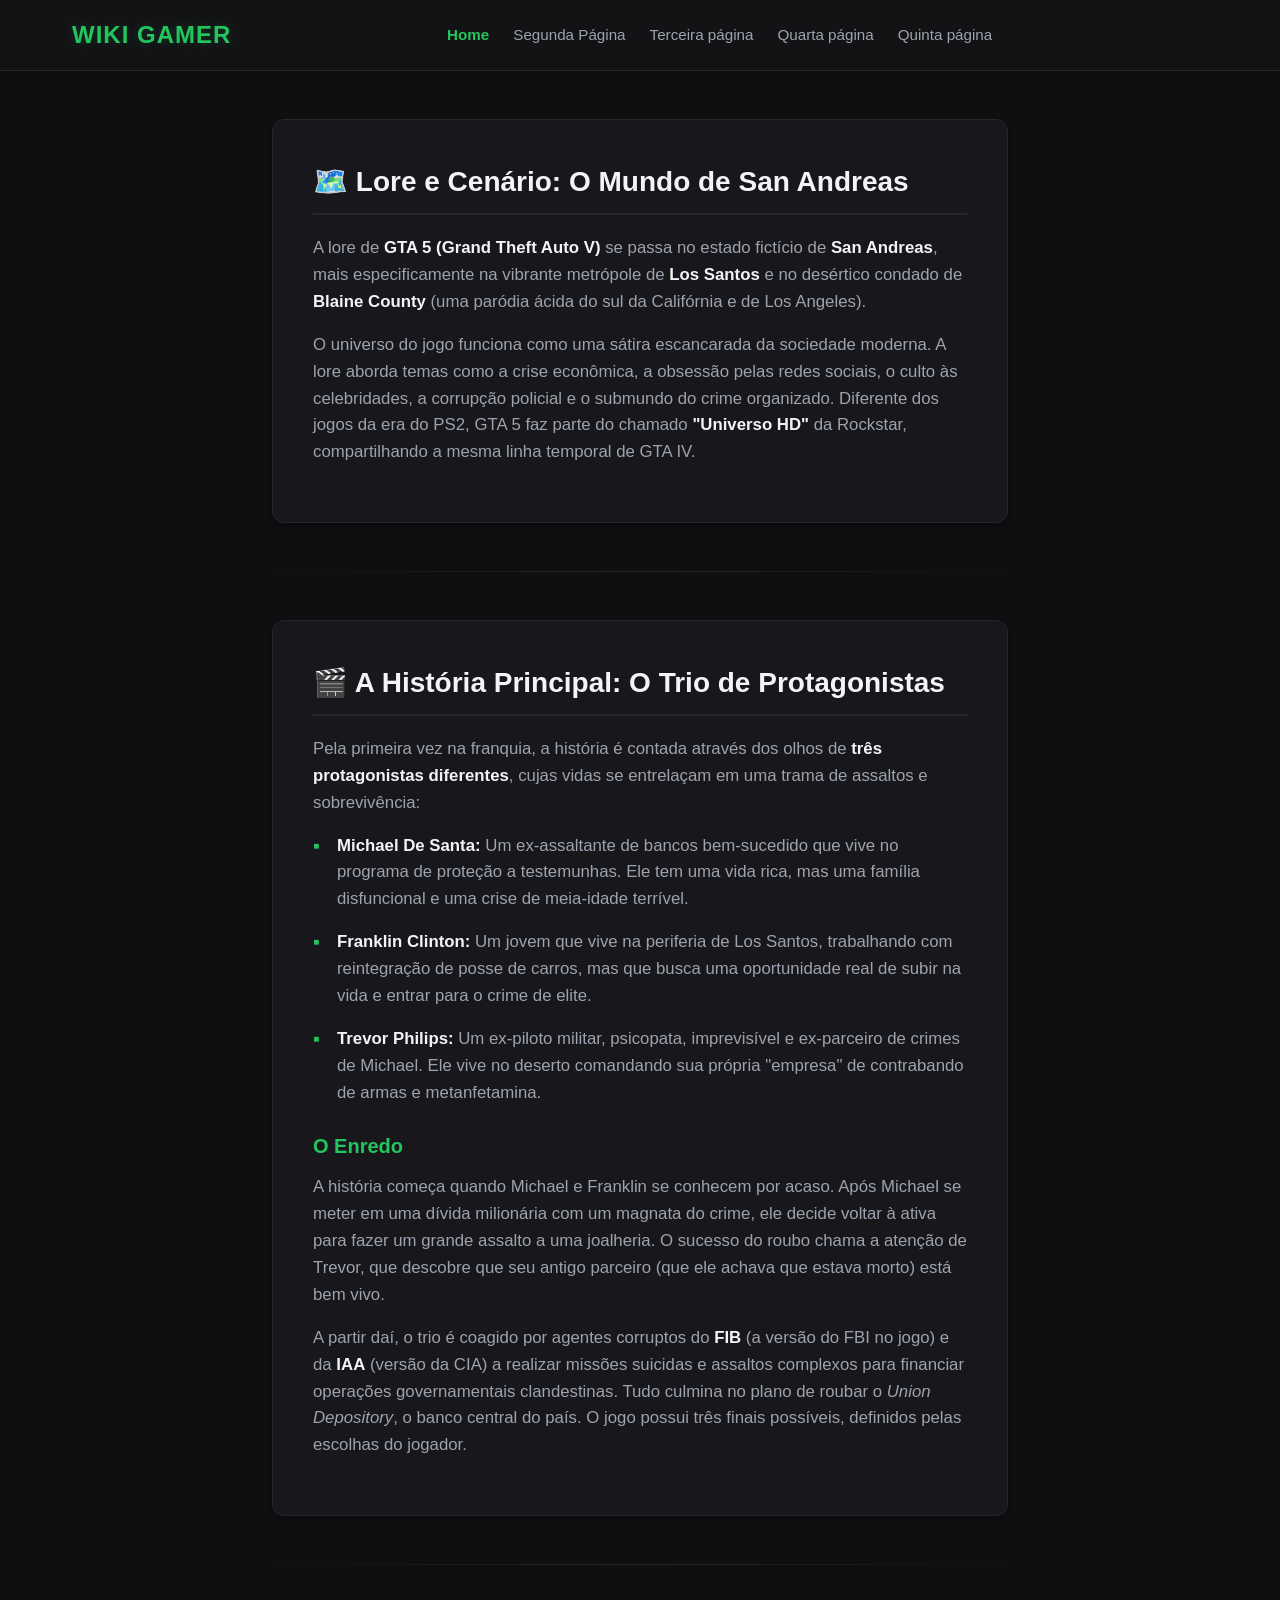
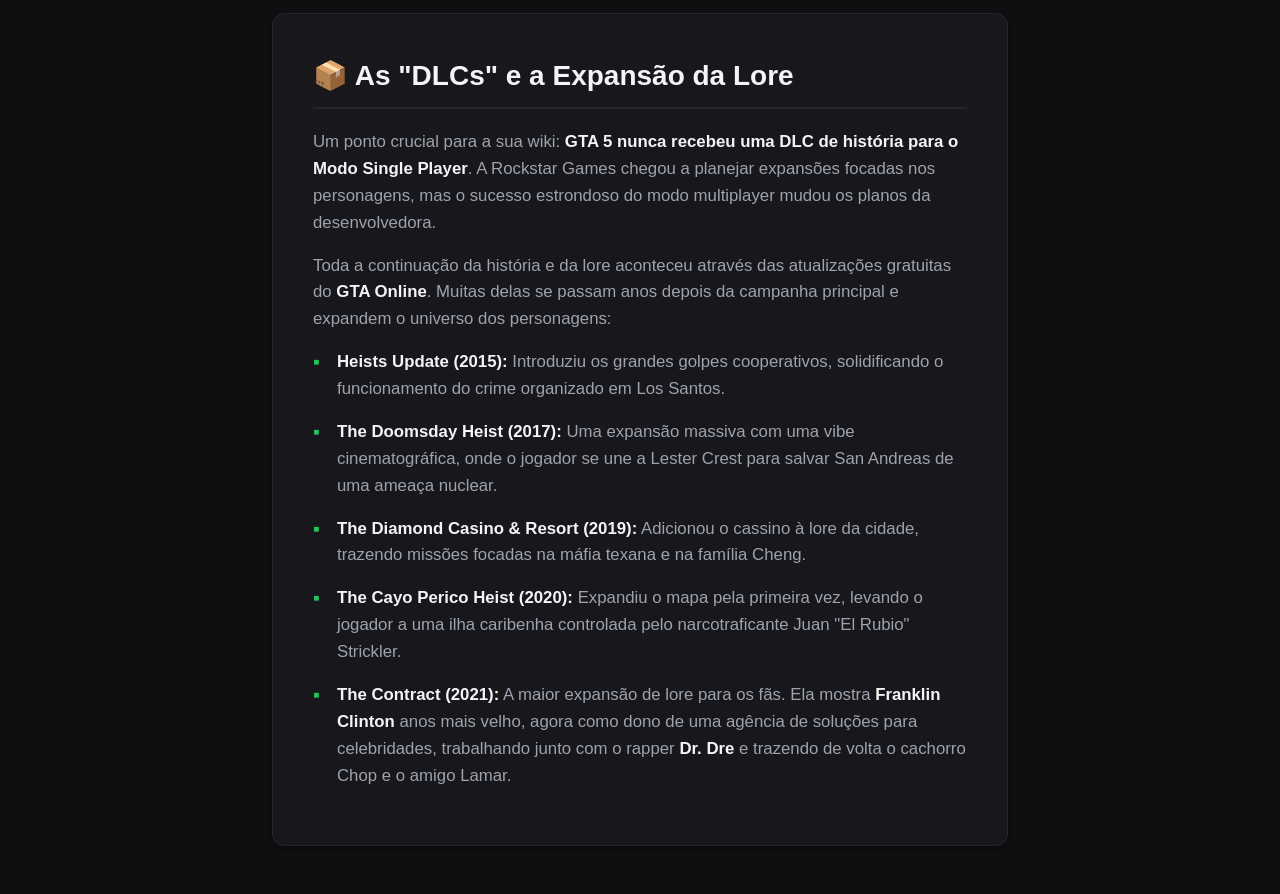
<file: html/pagina4.html>
<!DOCTYPE html>
<html lang="pt">
<head>
    <meta charset="UTF-8">
    <meta name="viewport" content="width=device-width, initial-scale=1.0">
    <link rel="stylesheet" href="/css/nav_4.css">
    <title>GTA 5</title>
</head>
<body>
    <nav>
    <div class="body-nav">
        <h1 class="text-nav">Wiki Gamer</h1>
        <div class="nav-links">
            <a class="link-nav" href="index.html">Home</a>
            <a class="link-nav" href="/html/pagina2.html">Segunda Página</a>
            <a class="link-nav" href="/html/pagina3.html">Terceira página</a>
            <a class="link-nav" href="/html/pagina4.html">Quarta página</a>
            <a class="link-nav" href="/html/pagina5.html">Quinta página</a>
        </div>
        <div class="nav-spacer"></div> 
    </div>
</nav>


<main class="wiki-content">
    <!-- Seção: Lore e Cenário -->
    <section id="lore">
        <h2>🗺️ Lore e Cenário: O Mundo de San Andreas</h2>
        <p>A lore de <strong>GTA 5 (Grand Theft Auto V)</strong> se passa no estado fictício de <strong>San Andreas</strong>, mais especificamente na vibrante metrópole de <strong>Los Santos</strong> e no desértico condado de <strong>Blaine County</strong> (uma paródia ácida do sul da Califórnia e de Los Angeles).</p>
        <p>O universo do jogo funciona como uma sátira escancarada da sociedade moderna. A lore aborda temas como a crise econômica, a obsessão pelas redes sociais, o culto às celebridades, a corrupção policial e o submundo do crime organizado. Diferente dos jogos da era do PS2, GTA 5 faz parte do chamado <strong>"Universo HD"</strong> da Rockstar, compartilhando a mesma linha temporal de GTA IV.</p>
    </section>

    <hr>

    <!-- Seção: História Principal -->
    <section id="historia">
        <h2>🎬 A História Principal: O Trio de Protagonistas</h2>
        <p>Pela primeira vez na franquia, a história é contada através dos olhos de <strong>três protagonistas diferentes</strong>, cujas vidas se entrelaçam em uma trama de assaltos e sobrevivência:</p>
        
        <ul>
            <li><strong>Michael De Santa:</strong> Um ex-assaltante de bancos bem-sucedido que vive no programa de proteção a testemunhas. Ele tem uma vida rica, mas uma família disfuncional e uma crise de meia-idade terrível.</li>
            <li><strong>Franklin Clinton:</strong> Um jovem que vive na periferia de Los Santos, trabalhando com reintegração de posse de carros, mas que busca uma oportunidade real de subir na vida e entrar para o crime de elite.</li>
            <li><strong>Trevor Philips:</strong> Um ex-piloto militar, psicopata, imprevisível e ex-parceiro de crimes de Michael. Ele vive no deserto comandando sua própria "empresa" de contrabando de armas e metanfetamina.</li>
        </ul>

        <h3>O Enredo</h3>
        <p>A história começa quando Michael e Franklin se conhecem por acaso. Após Michael se meter em uma dívida milionária com um magnata do crime, ele decide voltar à ativa para fazer um grande assalto a uma joalheria. O sucesso do roubo chama a atenção de Trevor, que descobre que seu antigo parceiro (que ele achava que estava morto) está bem vivo.</p>
        <p>A partir daí, o trio é coagido por agentes corruptos do <strong>FIB</strong> (a versão do FBI no jogo) e da <strong>IAA</strong> (versão da CIA) a realizar missões suicidas e assaltos complexos para financiar operações governamentais clandestinas. Tudo culmina no plano de roubar o <em>Union Depository</em>, o banco central do país. O jogo possui três finais possíveis, definidos pelas escolhas do jogador.</p>
    </section>

    <hr>

    <!-- Seção: DLCs e Expansões -->
    <section id="dlcs">
        <h2>📦 As "DLCs" e a Expansão da Lore</h2>
        <p>Um ponto crucial para a sua wiki: <strong>GTA 5 nunca recebeu uma DLC de história para o Modo Single Player</strong>. A Rockstar Games chegou a planejar expansões focadas nos personagens, mas o sucesso estrondoso do modo multiplayer mudou os planos da desenvolvedora.</p>
        <p>Toda a continuação da história e da lore aconteceu através das atualizações gratuitas do <strong>GTA Online</strong>. Muitas delas se passam anos depois da campanha principal e expandem o universo dos personagens:</p>

        <ul>
            <li><strong>Heists Update (2015):</strong> Introduziu os grandes golpes cooperativos, solidificando o funcionamento do crime organizado em Los Santos.</li>
            <li><strong>The Doomsday Heist (2017):</strong> Uma expansão massiva com uma vibe cinematográfica, onde o jogador se une a Lester Crest para salvar San Andreas de uma ameaça nuclear.</li>
            <li><strong>The Diamond Casino & Resort (2019):</strong> Adicionou o cassino à lore da cidade, trazendo missões focadas na máfia texana e na família Cheng.</li>
            <li><strong>The Cayo Perico Heist (2020):</strong> Expandiu o mapa pela primeira vez, levando o jogador a uma ilha caribenha controlada pelo narcotraficante Juan "El Rubio" Strickler.</li>
            <li><strong>The Contract (2021):</strong> A maior expansão de lore para os fãs. Ela mostra <strong>Franklin Clinton</strong> anos mais velho, agora como dono de uma agência de soluções para celebridades, trabalhando junto com o rapper <strong>Dr. Dre</strong> e trazendo de volta o cachorro Chop e o amigo Lamar.</li>
        </ul>
    </section>
</main>
    
</body>
</html>
</file>
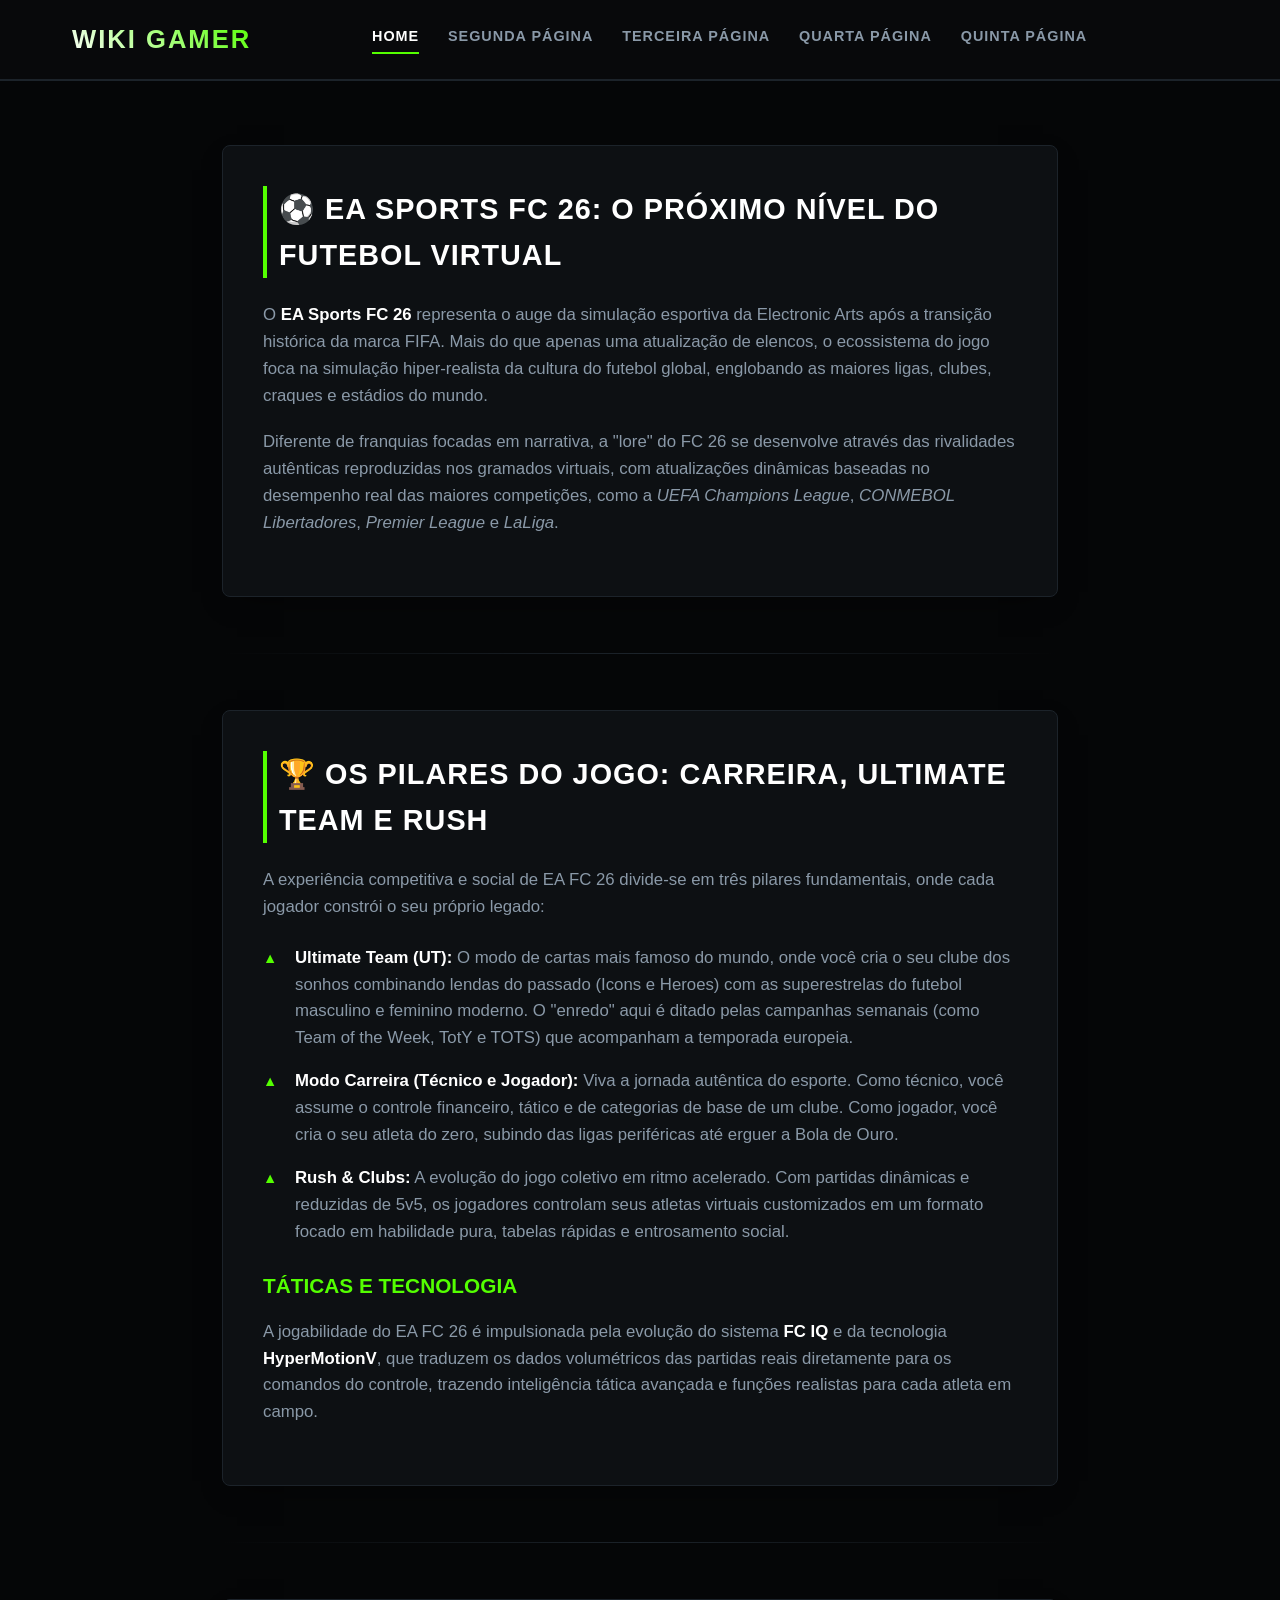
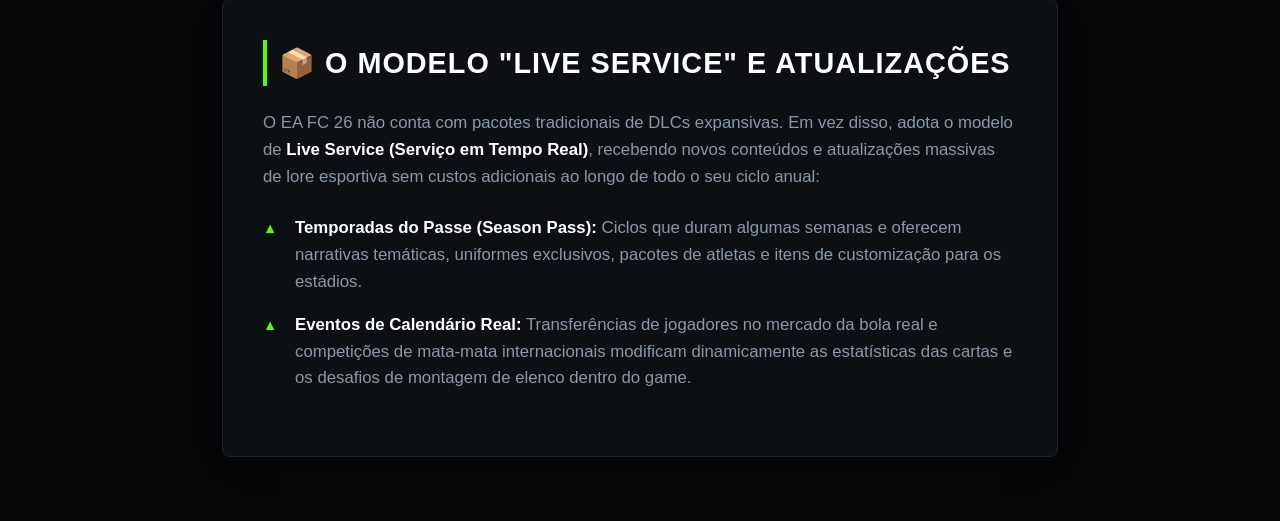
<file: html/pagina5.html>
<!DOCTYPE html>
<html lang="pt">
<head>
    <meta charset="UTF-8">
    <meta name="viewport" content="width=device-width, initial-scale=1.0">
    <link rel="stylesheet" href="/css/nav_5.css">
    <title>EA FC 26 </title>
</head>
<body> <nav> <div class="body-nav">
            <h1 class="text-nav">Wiki Gamer</h1>
            <div class="nav-links">
                <a class="link-nav" href="index.html">Home</a>
                <a class="link-nav" href="/html/pagina2.html">Segunda Página</a>
                <a class="link-nav" href="/html/pagina3.html">Terceira página</a>
                <a class="link-nav" href="/html/pagina4.html">Quarta página</a>
                <a class="link-nav" href="/html/pagina5.html">Quinta página</a>
            </div>
            <div class="nav-spacer"></div> 
        </div>
    </nav>

    <main class="wiki-content">
        <section id="proposta">
            <h2>⚽ EA Sports FC 26: O Próximo Nível do Futebol Virtual</h2>
            <p>O <strong>EA Sports FC 26</strong> representa o auge da simulação esportiva da Electronic Arts após a transição histórica da marca FIFA. Mais do que apenas uma atualização de elencos, o ecossistema do jogo foca na simulação hiper-realista da cultura do futebol global, englobando as maiores ligas, clubes, craques e estádios do mundo.</p>
            <p>Diferente de franquias focadas em narrativa, a "lore" do FC 26 se desenvolve através das rivalidades autênticas reproduzidas nos gramados virtuais, com atualizações dinâmicas baseadas no desempenho real das maiores competições, como a <em>UEFA Champions League</em>, <em>CONMEBOL Libertadores</em>, <em>Premier League</em> e <em>LaLiga</em>.</p>
        </section>

        <hr>
        <section id="modos">
            <h2>🏆 Os Pilares do Jogo: Carreira, Ultimate Team e Rush</h2>
            <p>A experiência competitiva e social de EA FC 26 divide-se em três pilares fundamentais, onde cada jogador constrói o seu próprio legado:</p>
            
            <ul>
                <li><strong>Ultimate Team (UT):</strong> O modo de cartas mais famoso do mundo, onde você cria o seu clube dos sonhos combinando lendas do passado (Icons e Heroes) com as superestrelas do futebol masculino e feminino moderno. O "enredo" aqui é ditado pelas campanhas semanais (como Team of the Week, TotY e TOTS) que acompanham a temporada europeia.</li>
                <li><strong>Modo Carreira (Técnico e Jogador):</strong> Viva a jornada autêntica do esporte. Como técnico, você assume o controle financeiro, tático e de categorias de base de um clube. Como jogador, você cria o seu atleta do zero, subindo das ligas periféricas até erguer a Bola de Ouro.</li>
                <li><strong>Rush & Clubs:</strong> A evolução do jogo coletivo em ritmo acelerado. Com partidas dinâmicas e reduzidas de 5v5, os jogadores controlam seus atletas virtuais customizados em um formato focado em habilidade pura, tabelas rápidas e entrosamento social.</li>
            </ul>

            <h3>Táticas e Tecnologia</h3>
            <p>A jogabilidade do EA FC 26 é impulsionada pela evolução do sistema <strong>FC IQ</strong> e da tecnologia <strong>HyperMotionV</strong>, que traduzem os dados volumétricos das partidas reais diretamente para os comandos do controle, trazendo inteligência tática avançada e funções realistas para cada atleta em campo.</p>
        </section>

        <hr>

        <section id="temporadas">
            <h2>📦 O Modelo "Live Service" e Atualizações</h2>
            <p>O EA FC 26 não conta com pacotes tradicionais de DLCs expansivas. Em vez disso, adota o modelo de <strong>Live Service (Serviço em Tempo Real)</strong>, recebendo novos conteúdos e atualizações massivas de lore esportiva sem custos adicionais ao longo de todo o seu ciclo anual:</p>

            <ul>
                <li><strong>Temporadas do Passe (Season Pass):</strong> Ciclos que duram algumas semanas e oferecem narrativas temáticas, uniformes exclusivos, pacotes de atletas e itens de customização para os estádios.</li>
                <li><strong>Eventos de Calendário Real:</strong> Transferências de jogadores no mercado da bola real e competições de mata-mata internacionais modificam dinamicamente as estatísticas das cartas e os desafios de montagem de elenco dentro do game.</li>
            </ul>
        </section>
    </main>
    
</body>
</file>
<file: nav_pagina_2.css>
* {
    box-sizing: 0;
    padding: 0;
    margin: 0;
}

.body-nav {
    display: flex;
    align-items: center;
    background: black;
    backdrop-filter: blur(12px);
    -webkit-backdrop-filter: blur(12px);
    border: 1px solid rgba(255, 255, 255, 0.1);
    padding: 10px 20px;
    box-shadow: 0 20px 40px rgba(0, 0, 0, 0.4);
    max-height: 40px;
}

.body-nav:hover {
    background: rgba(26, 25, 25, 0.924);
}


.text-nav {
    color: aliceblue;
    flex: 1;
    text-align: left;
    color: aliceblue;
    font-size: 24px;
    margin: 0;
    margin-right: 35px;
}

.nav-links {
    display: flex;
    justify-content: center;
    gap: 25px;
}
.link-nav:hover {
    color: rgba(199, 205, 211, 0.938);
}

.nav-spacer {
    flex: 1;
}

.link-nav {
    font-family: 'Poppins', sans-serif;
    text-decoration: none;
    color: aliceblue;
    -webkit-text-stroke: 0.2px rgb(255, 255, 230);
    white-space: nowrap;
}



/* ==========================================================================
1. VARIÁVEIS DE CORES & CONFIGURAÇÃO GLOBAL (Vibe Resident Evil)
   ========================================================================== */
:root {
    --bg-principal: #0f1115;      /* Grafite ultra escuro para o fundo */
    --bg-card: #181c24;           /* Cinza azulado para destacar os blocos */
    --texto-claro: #e2e8f0;       /* Texto principal (confortável para ler) */
    --texto-mutado: #94a3b8;      /* Texto secundário e descrições */
    --acc-vermelho: #bd1616;      /* Vermelho vibrante para detalhes e perigo */
    --acc-ouro: #e0a96d;          /* Ouro envelhecido para títulos e destaques */
    --borda: #2a313d;             /* Divisórias sutis */
}

/* Reset básico para evitar surpresas entre navegadores */
* {
    box-sizing: border-box;
    margin: 0;
    padding: 0;
}

body {
    background-color: var(--bg-principal);
    color: var(--texto-claro);
    font-family: 'Segoe UI', Tahoma, Geneva, Verdana, sans-serif;
    line-height: 1.6;
}

/* ==========================================================================
2. ESTRUTURA E LAYOUT (CONTAINER PRINCIPAL)
   ========================================================================== */
.container-principal {
    max-width: 1200px;
    margin: 0 auto;
    padding: 40px 20px;
}

/* Header / Banner Superior */
.barra-titulo {
    border-bottom: 2px solid var(--acc-vermelho);
    padding-bottom: 20px;
    margin-bottom: 40px;
}

.barra-titulo h2 {
    font-size: 2.5rem;
    color: var(--acc-ouro);
    text-transform: uppercase;
    letter-spacing: 1px;
    margin-bottom: 8px;
}

.barra-titulo p {
    color: var(--texto-mutado);
    font-size: 1.1rem;
}

/* Grid Layout (Padrão para celular) */
.layout-conteudo {
    display: grid;
    grid-template-columns: 1fr;
    gap: 40px;
}

/* Media Query para Desktop (Telas maiores que 768px) */
@media (min-width: 768px) {
    .layout-conteudo {
        grid-template-columns: 2.5fr 1fr; /* Esquerda ganha mais espaço que a barra lateral */
    }
}

/* ==========================================================================
3. SEÇÃO DA HISTÓRIA E ARTIGOS (CONTEÚDO ESQUERDO)
   ========================================================================== */
.conteudo-esquerdo {
    display: flex;
    flex-direction: column;
    gap: 40px;
}

.conteudo-esquerdo article h3 {
    font-size: 1.8rem;
    color: var(--texto-claro);
    margin-bottom: 15px;
    position: relative;
    padding-left: 15px;
}

/* Linha vertical estilizada ao lado dos títulos h3 */
.conteudo-esquerdo article h3::before {
    content: '';
    position: absolute;
    left: 0;
    top: 15%;
    height: 70%;
    width: 4px;
    background-color: var(--acc-vermelho);
}

.conteudo-esquerdo p {
    margin-bottom: 15px;
    color: #cbd5e1;
    font-size: 1.05rem;
    text-align: justify;
}

/* Customização das tags de ênfase dentro do texto */
strong {
    color: var(--acc-ouro);
    font-weight: 600;
}

em {
    color: #ff8080;
    font-style: italic;
}

/* Lista estilizada da DLC */
.dlc-lore ul {
    list-style: none;
    margin-top: 20px;
}

.dlc-lore li {
    background-color: var(--bg-card);
    border: 1px solid var(--borda);
    border-left: 4px solid var(--acc-ouro); /* Detalhe em ouro na borda esquerda */
    padding: 20px;
    margin-bottom: 16px;
    border-radius: 4px;
}

/* ==========================================================================
4. BARRA LATERAL (PERSONAGENS-CHAVE)
   ========================================================================== */
.barra-lateral {
    display: flex;
    flex-direction: column;
    gap: 20px;
}

.barra-lateral h3 {
    font-size: 1.3rem;
    color: var(--acc-ouro);
    text-transform: uppercase;
    letter-spacing: 1px;
    border-bottom: 1px solid var(--borda);
    padding-bottom: 8px;
    margin-bottom: 10px;
}

/* Cards dos Personagens */
.card-personagem {
    background-color: var(--bg-card);
    border: 1px solid var(--borda);
    padding: 20px;
    border-radius: 6px;
    transition: transform 0.2s ease, border-color 0.2s ease;
}

/* Efeito sutil ao passar o mouse por cima do card */
.card-personagem:hover {
    transform: translateY(-3px);
    border-color: var(--acc-vermelho);
}

.card-personagem h4 {
    color: var(--texto-claro);
    font-size: 1.2rem;
    margin-bottom: 8px;
}

.card-personagem p {
    color: var(--texto-mutado);
    font-size: 0.95rem;
    line-height: 1.5;
}
</file>
<file: nav_pagina_3.css>
/* ==========================================================================
   1. TOKENS DE DESIGN (Variáveis Globais)
   ========================================================================== */
:root {
    /* Paleta de Cores - Tema Forza Horizon */
    --fh-bg-base: #0b0c10;
    --fh-bg-surface: rgba(31, 40, 51, 0.85);
    --fh-magenta: #ff0055;
    --fh-cyan: #45a29e;
    --fh-text-primary: #f8f9fa;
    --fh-text-secondary: #e2e8f0;
    --fh-border: rgba(255, 255, 255, 0.15);
    
    /* Tipografia e Espaçamentos */
    --font-stack: 'Inter', -apple-system, BlinkMacSystemFont, 'Segoe UI', Roboto, sans-serif;
    --spacing-sm: 0.5rem;
    --spacing-md: 1.5rem;
    --spacing-lg: 3rem;
    --radius-md: 12px;
    --transition-fast: 0.3s ease-in-out;
}

/* ==========================================================================
   2. RESET E BASE (Com Background do Forza & Efeito Parallax)
   ========================================================================== */
*, *::before, *::after {
    margin: 0;
    padding: 0;
    box-sizing: border-box;
}

html {
    scroll-behavior: smooth;
}

body {
    /* Imagem de Fundo com a Camada Escura (Overlay) */
    background-image: 
        linear-gradient(
            rgba(11, 12, 16, 0.75), 
            rgba(11, 12, 16, 0.90)  
        ),
        url('https://compass-ssl.xbox.com/assets/b9/0a/b90ad58f-9950-44a7-87fa-1b0f0b6a0053.jpg?n=Forza-Horizon-5_GLP-Page-Hero-1084_1920x1080.jpg'); 
    
    background-color: var(--fh-bg-base);
    background-size: cover;
    background-position: center center;
    background-attachment: fixed; 
    background-repeat: no-repeat;
    
    color: var(--fh-text-primary);
    font-family: var(--font-stack);
    line-height: 1.6;
    -webkit-font-smoothing: antialiased;
}

/* Customização da Barra de Rolagem */
::-webkit-scrollbar {
    width: 10px;
}
::-webkit-scrollbar-track {
    background: #000;
}
::-webkit-scrollbar-thumb {
    background: #333;
    border: 1px solid var(--fh-magenta);
    border-radius: 5px;
}

/* ==========================================================================
   3. NAVEGAÇÃO (Glassmorphism no Topo)
   ========================================================================== */
nav {
    position: sticky;
    top: 0;
    z-index: 100;
    background: rgba(11, 12, 16, 0.75);
    backdrop-filter: blur(12px);
    border-bottom: 1px solid var(--fh-border);
}

.body-nav {
    display: flex;
    justify-content: space-between;
    align-items: center;
    max-width: 1200px;
    margin: 0 auto;
    padding: 1rem 2rem;
}

.text-nav {
    font-size: 1.5rem;
    font-weight: 800;
    color: var(--fh-text-primary);
    text-transform: uppercase;
    letter-spacing: -0.5px;
    text-shadow: 0 2px 4px rgba(0,0,0,0.5);
}

.nav-links {
    display: flex;
    gap: 1.5rem;
}

.link-nav {
    color: var(--fh-text-secondary);
    text-decoration: none;
    font-weight: 500;
    font-size: 0.95rem;
    transition: color var(--transition-fast);
    position: relative;
    text-shadow: 0 1px 2px rgba(0,0,0,0.5);
}

.link-nav:hover {
    color: var(--fh-magenta);
}

.link-nav::after {
    content: '';
    position: absolute;
    width: 0;
    height: 2px;
    bottom: -4px;
    left: 0;
    background-color: var(--fh-magenta);
    transition: width var(--transition-fast);
}

.link-nav:hover::after {
    width: 100%;
}

/* ==========================================================================
   4. ESTRUTURA PRINCIPAL E TÍTULO
   ========================================================================== */
.container-principal {
    max-width: 1200px;
    margin: 0 auto;
    padding: var(--spacing-lg) 2rem;
}

.barra-titulo {
    text-align: center;
    margin-bottom: var(--spacing-lg);
    background: rgba(0, 0, 0, 0.4);
    padding: 2rem;
    border-radius: var(--radius-md);
    backdrop-filter: blur(5px);
    border: 1px solid var(--fh-border);
}

.barra-titulo h2 {
    font-size: clamp(2rem, 5vw, 3.5rem);
    font-weight: 900;
    text-transform: uppercase;
    background: linear-gradient(90deg, var(--fh-magenta), var(--fh-cyan));
    -webkit-text-fill-color: transparent;
    margin-bottom: var(--spacing-sm);
    letter-spacing: 1px;
}

.barra-titulo p {
    font-size: 1.2rem;
    color: var(--fh-text-secondary);
}

.layout-conteudo {
    display: grid;
    grid-template-columns: 1fr;
    gap: var(--spacing-lg);
}

@media (min-width: 992px) {
    .layout-conteudo {
        grid-template-columns: 2.5fr 1fr;
        align-items: start;
    }
}

/* ==========================================================================
   5. ARTIGOS E CONTEÚDO (Transparência Premium)
   ========================================================================== */
.conteudo-esquerdo {
    display: flex;
    flex-direction: column;
    gap: var(--spacing-md);
}

article {
    background: var(--fh-bg-surface);
    backdrop-filter: blur(10px);
    padding: 2rem;
    border-radius: var(--radius-md);
    border: 1px solid var(--fh-border);
    box-shadow: 0 8px 32px rgba(0, 0, 0, 0.3);
}

article h3 {
    font-size: 1.8rem;
    color: var(--fh-text-primary);
    margin-bottom: 1rem;
    border-left: 4px solid var(--fh-magenta);
    padding-left: 1rem;
    text-shadow: 0 2px 4px rgba(0,0,0,0.5);
}

article p {
    margin-bottom: 1rem;
    font-size: 1.05rem;
    text-shadow: 0 1px 2px rgba(0,0,0,0.8);
}

article ul {
    list-style: none;
    margin-top: 1rem;
}

article ul li {
    position: relative;
    padding-left: 1.5rem;
    margin-bottom: 0.8rem;
    color: var(--fh-text-primary);
    text-shadow: 0 1px 2px rgba(0,0,0,0.8);
}

article ul li::before {
    content: '❯';
    position: absolute;
    left: 0;
    color: var(--fh-cyan);
    font-size: 0.8rem;
    top: 3px;
}

strong {
    color: #fff;
    font-weight: 700;
}

em {
    color: var(--fh-cyan);
    font-style: normal;
}

.divisor-linha {
    border: 0;
    height: 1px;
    background: linear-gradient(to right, transparent, var(--fh-magenta), transparent);
    margin: var(--spacing-md) 0;
}

.lista-dlcs h4 {
    margin: 1.5rem 0 0.5rem 0;
    color: var(--fh-cyan);
    font-size: 1.2rem;
}

/* ==========================================================================
   6. BARRA LATERAL (Cards interativos)
   ========================================================================== */
.barra-lateral {
    display: flex;
    flex-direction: column;
    gap: var(--spacing-md);
}

.barra-lateral h3 {
    font-size: 1.4rem;
    text-transform: uppercase;
    color: var(--fh-magenta);
    margin-bottom: var(--spacing-sm);
    text-shadow: 0 2px 4px rgba(0,0,0,0.5);
}

.card-info, .card-destaque-carro {
    background: var(--fh-bg-surface);
    backdrop-filter: blur(10px);
    padding: 1.5rem;
    border-radius: var(--radius-md);
    border: 1px solid var(--fh-border);
    transition: transform var(--transition-fast), border-color var(--transition-fast), box-shadow var(--transition-fast);
}

.card-info:hover, .card-destaque-carro:hover {
    transform: translateY(-5px);
    border-color: var(--fh-magenta);
    box-shadow: 0 10px 30px rgba(255, 0, 85, 0.2);
}

.card-info p {
    margin-bottom: 0.5rem;
    font-size: 0.95rem;
    color: var(--fh-text-primary);
}

.card-destaque-carro h4 {
    color: var(--fh-cyan);
    margin-bottom: 0.5rem;
    font-size: 1.2rem;
}

/* ==========================================================================
   7. RODAPÉ
   ========================================================================== */
footer {
    text-align: center;
    padding: var(--spacing-lg) 2rem;
    border-top: 1px solid var(--fh-border);
    margin-top: var(--spacing-lg);
    background: rgba(11, 12, 16, 0.85);
    backdrop-filter: blur(10px);
}

footer p {
    color: var(--fh-text-secondary);
    font-size: 0.9rem;
}

/* ==========================================================================
   8. MEDIA QUERIES (Responsividade)
   ========================================================================== */
@media (max-width: 768px) {
    .body-nav {
        flex-direction: column;
        gap: 1rem;
    }
    
    .nav-links {
        flex-wrap: wrap;
        justify-content: center;
    }
    
    .barra-titulo h2 {
        font-size: 2rem;
    }
    
    .container-principal {
        padding: var(--spacing-md) 1rem;
    }
}
</file>
<file: nav_4.css>
/* ==========================================
   RESET & VARIÁVEIS GLOBAIS
   ========================================== */
* {
    margin: 0;
    padding: 0;
    box-sizing: border-box;
    font-family: 'Segoe UI', Roboto, Helvetica, Arial, sans-serif;
}

:root {
    --bg-principal: #0f0f12;
    --bg-card: #18181c;
    --bg-nav: #131316;
    --texto-principal: #f3f4f6;
    --texto-secundario: #9ca3af;
    --accent-gta: #22c55e; /* Verde temático GTA V */
    --accent-gta-hover: #16a34a;
    --borda: #27272a;
}

body {
    background-color: var(--bg-principal);
    color: var(--texto-principal);
    line-height: 1.6;
    overflow-x: hidden;
}

/* ==========================================
   NAVBAR (MENU DE NAVEGAÇÃO)
   ========================================== */
nav {
    background-color: var(--bg-nav);
    border-bottom: 1px solid var(--borda);
    position: sticky;
    top: 0;
    z-index: 100;
    backdrop-filter: blur(8px);
}

.body-nav {
    max-width: 1200px;
    margin: 0 auto;
    display: flex;
    justify-content: space-between;
    align-items: center;
    padding: 1rem 2rem;
}

.text-nav {
    font-size: 1.5rem;
    font-weight: 800;
    text-transform: uppercase;
    letter-spacing: 1px;
    color: var(--accent-gta);
    text-shadow: 0 0 10px rgba(34, 197, 94, 0.2);
}

.nav-links {
    display: flex;
    gap: 1.5rem;
}

.link-nav {
    color: var(--texto-secundario);
    text-decoration: none;
    font-weight: 500;
    font-size: 0.95rem;
    transition: color 0.2s ease, transform 0.2s ease;
}

.link-nav:hover {
    color: var(--texto-principal);
    transform: translateY(-1px);
}

/* Destaque para a página atual (Home) */
.link-nav[href="index.html"] {
    color: var(--accent-gta);
    font-weight: 600;
}

/* ==========================================
   CONTEÚDO PRINCIPAL (WIKI)
   ========================================== */
.wiki-content {
    max-width: 800px;
    margin: 3rem auto;
    padding: 0 2rem;
}

section {
    background-color: var(--bg-card);
    border: 1px solid var(--borda);
    border-radius: 12px;
    padding: 2.5rem;
    margin-bottom: 2rem;
    box-shadow: 0 4px 6px -1px rgba(0, 0, 0, 0.2), 0 2px 4px -1px rgba(0, 0, 0, 0.1);
    transition: transform 0.3s ease, box-shadow 0.3s ease;
}

section:hover {
    transform: translateY(-2px);
    box-shadow: 0 10px 15px -3px rgba(0, 0, 0, 0.4);
    border-color: rgba(34, 197, 94, 0.3);
}

/* Elementos de Texto */
h2 {
    font-size: 1.75rem;
    color: var(--texto-principal);
    margin-bottom: 1.25rem;
    display: flex;
    align-items: center;
    gap: 0.5rem;
    border-bottom: 2px solid var(--borda);
    padding-bottom: 0.5rem;
}

h3 {
    font-size: 1.25rem;
    color: var(--accent-gta);
    margin: 1.5rem 0 0.75rem 0;
}

p {
    color: var(--texto-secundario);
    margin-bottom: 1rem;
    font-size: 1.05rem;
}

strong {
    color: var(--texto-principal);
    font-weight: 600;
}

/* Listas Estilizadas */
ul {
    list-style: none;
    margin: 1rem 0;
}

li {
    color: var(--texto-secundario);
    margin-bottom: 1rem;
    padding-left: 1.5rem;
    position: relative;
    font-size: 1.05rem;
}

li::before {
    content: "▪";
    color: var(--accent-gta);
    position: absolute;
    left: 0;
    top: -2px;
    font-size: 1.2rem;
}

/* Linha divisória customizada */
hr {
    border: 0;
    height: 1px;
    background: linear-gradient(to right, transparent, var(--borda), transparent);
    margin: 3rem 0;
}

/* ==========================================
   RESPONSIVIDADE (MOBILE)
   ========================================== */
@media (max-width: 768px) {
    .body-nav {
        flex-direction: column;
        gap: 1rem;
        text-align: center;
    }

    .nav-links {
        flex-wrap: wrap;
        justify-content: center;
        gap: 1rem;
    }

    .wiki-content {
        margin: 1.5rem auto;
        padding: 0 1rem;
    }

    section {
        padding: 1.5rem;
    }

    h2 {
        font-size: 1.4rem;
    }
}
</file>
<file: nav_5.css>
/* ==========================================
   RESET & VARIÁVEIS GLOBAIS (TEMA EA FC 26)
   ========================================== */
* {
    margin: 0;
    padding: 0;
    box-sizing: border-box;
    font-family: 'DIN Pro', 'Segoe UI', Roboto, Helvetica, Arial, sans-serif;
}

:root {
    --bg-principal: #050607;
    --bg-card: #0d1013;
    --bg-nav: #08090b;
    --texto-principal: #ffffff;
    --texto-secundario: #8a99a8;
    --accent-fc: #54ff00; /* Verde Limão/Neon característico do EA FC */
    --borda: #1c232a;
}

body {
    background-color: var(--bg-principal);
    color: var(--texto-principal);
    line-height: 1.6;
    overflow-x: hidden;
}

/* ==========================================
   NAVBAR (MENU DE NAVEGAÇÃO)
   ========================================== */
nav {
    background-color: var(--bg-nav);
    border-bottom: 2px solid var(--borda);
    position: sticky;
    top: 0;
    z-index: 100;
    backdrop-filter: blur(12px);
}

.body-nav {
    max-width: 1200px;
    margin: 0 auto;
    display: flex;
    justify-content: space-between;
    align-items: center;
    padding: 1.2rem 2rem;
}

.text-nav {
    font-size: 1.6rem;
    font-weight: 900;
    text-transform: uppercase;
    letter-spacing: 2px;
    
    /* Efeito de gradiente premium focado no verde neon do jogo */
    background: linear-gradient(45deg, #ffffff, var(--accent-fc));
    -webkit-background-clip: text;
    background-clip: text;
    -webkit-text-fill-color: transparent;
}

.nav-links {
    display: flex;
    gap: 1.8rem;
}

.link-nav {
    color: var(--texto-secundario);
    text-decoration: none;
    font-weight: 700;
    font-size: 0.9rem;
    text-transform: uppercase;
    letter-spacing: 1px;
    transition: color 0.2s ease;
}

.link-nav:hover {
    color: var(--accent-fc);
}

/* Marcação da página ativa (Home) */
.link-nav[href="index.html"] {
    color: var(--texto-principal);
    border-bottom: 2px solid var(--accent-fc);
    padding-bottom: 4px;
}

/* ==========================================
   CONTEÚDO PRINCIPAL (WIKI)
   ========================================== */
.wiki-content {
    max-width: 900px;
    margin: 4rem auto;
    padding: 0 2rem;
}

section {
    background-color: var(--bg-card);
    border: 1px solid var(--borda);
    border-radius: 8px;
    padding: 2.5rem;
    margin-bottom: 2.5rem;
    box-shadow: 0 10px 30px -15px rgba(0, 0, 0, 0.7);
    transition: border-color 0.3s ease, box-shadow 0.3s ease;
}

section:hover {
    border-color: var(--accent-fc);
    box-shadow: 0 10px 30px -10px rgba(84, 255, 0, 0.15);
}

/* Elementos de Texto */
h2 {
    font-size: 1.8rem;
    font-weight: 800;
    text-transform: uppercase;
    margin-bottom: 1.5rem;
    letter-spacing: 1px;
    color: var(--texto-principal);
    border-left: 4px solid var(--accent-fc); /* Detalhe tático na lateral do título */
    padding-left: 12px;
}

h3 {
    font-size: 1.3rem;
    color: var(--accent-fc);
    text-transform: uppercase;
    margin: 1.5rem 0 1rem 0;
}

p {
    color: var(--texto-secundario);
    margin-bottom: 1.2rem;
    font-size: 1.05rem;
}

strong {
    color: var(--texto-principal);
}

/* Lista estilo Menu Tático / Atributos */
ul {
    list-style: none;
    margin: 1.5rem 0;
}

li {
    color: var(--texto-secundario);
    margin-bottom: 1rem;
    padding-left: 2rem;
    position: relative;
    font-size: 1.05rem;
}

/* Marcador personalizado usando o famoso triângulo indicador de jogador do EA FC */
li::before {
    content: "▲";
    color: var(--accent-fc);
    position: absolute;
    left: 0;
    top: 2px;
    font-size: 0.9rem;
}

/* Linha divisória discreta estilo divisão de partidas */
hr {
    border: 0;
    height: 1px;
    background: linear-gradient(to right, transparent, var(--borda), transparent);
    margin: 3.5rem 0;
}

/* ==========================================
   RESPONSIVIDADE (MOBILE)
   ========================================== */
@media (max-width: 768px) {
    .body-nav {
        flex-direction: column;
        gap: 1.2rem;
    }

    .nav-links {
        flex-wrap: wrap;
        justify-content: center;
        gap: 1rem;
    }

    .wiki-content {
        margin: 2rem auto;
        padding: 0 1rem;
    }

    section {
        padding: 1.8rem;
    }

    h2 {
        font-size: 1.4rem;
    }
}
</file>
<file: css/nav_pagina_2.css>
* {
    box-sizing: 0;
    padding: 0;
    margin: 0;
}

.body-nav {
    display: flex;
    align-items: center;
    background: black;
    backdrop-filter: blur(12px);
    -webkit-backdrop-filter: blur(12px);
    border: 1px solid rgba(255, 255, 255, 0.1);
    padding: 10px 20px;
    box-shadow: 0 20px 40px rgba(0, 0, 0, 0.4);
    max-height: 40px;
}

.body-nav:hover {
    background: rgba(26, 25, 25, 0.924);
}


.text-nav {
    color: aliceblue;
    flex: 1;
    text-align: left;
    color: aliceblue;
    font-size: 24px;
    margin: 0;
    margin-right: 35px;
}

.nav-links {
    display: flex;
    justify-content: center;
    gap: 25px;
}
.link-nav:hover {
    color: rgba(199, 205, 211, 0.938);
}

.nav-spacer {
    flex: 1;
}

.link-nav {
    font-family: 'Poppins', sans-serif;
    text-decoration: none;
    color: aliceblue;
    -webkit-text-stroke: 0.2px rgb(255, 255, 230);
    white-space: nowrap;
}



/* ==========================================================================
1. VARIÁVEIS DE CORES & CONFIGURAÇÃO GLOBAL (Vibe Resident Evil)
   ========================================================================== */
:root {
    --bg-principal: #0f1115;      /* Grafite ultra escuro para o fundo */
    --bg-card: #181c24;           /* Cinza azulado para destacar os blocos */
    --texto-claro: #e2e8f0;       /* Texto principal (confortável para ler) */
    --texto-mutado: #94a3b8;      /* Texto secundário e descrições */
    --acc-vermelho: #bd1616;      /* Vermelho vibrante para detalhes e perigo */
    --acc-ouro: #e0a96d;          /* Ouro envelhecido para títulos e destaques */
    --borda: #2a313d;             /* Divisórias sutis */
}

/* Reset básico para evitar surpresas entre navegadores */
* {
    box-sizing: border-box;
    margin: 0;
    padding: 0;
}

body {
    background-color: var(--bg-principal);
    color: var(--texto-claro);
    font-family: 'Segoe UI', Tahoma, Geneva, Verdana, sans-serif;
    line-height: 1.6;
}

/* ==========================================================================
2. ESTRUTURA E LAYOUT (CONTAINER PRINCIPAL)
   ========================================================================== */
.container-principal {
    max-width: 1200px;
    margin: 0 auto;
    padding: 40px 20px;
}

/* Header / Banner Superior */
.barra-titulo {
    border-bottom: 2px solid var(--acc-vermelho);
    padding-bottom: 20px;
    margin-bottom: 40px;
}

.barra-titulo h2 {
    font-size: 2.5rem;
    color: var(--acc-ouro);
    text-transform: uppercase;
    letter-spacing: 1px;
    margin-bottom: 8px;
}

.barra-titulo p {
    color: var(--texto-mutado);
    font-size: 1.1rem;
}

/* Grid Layout (Padrão para celular) */
.layout-conteudo {
    display: grid;
    grid-template-columns: 1fr;
    gap: 40px;
}

/* Media Query para Desktop (Telas maiores que 768px) */
@media (min-width: 768px) {
    .layout-conteudo {
        grid-template-columns: 2.5fr 1fr; /* Esquerda ganha mais espaço que a barra lateral */
    }
}

/* ==========================================================================
3. SEÇÃO DA HISTÓRIA E ARTIGOS (CONTEÚDO ESQUERDO)
   ========================================================================== */
.conteudo-esquerdo {
    display: flex;
    flex-direction: column;
    gap: 40px;
}

.conteudo-esquerdo article h3 {
    font-size: 1.8rem;
    color: var(--texto-claro);
    margin-bottom: 15px;
    position: relative;
    padding-left: 15px;
}

/* Linha vertical estilizada ao lado dos títulos h3 */
.conteudo-esquerdo article h3::before {
    content: '';
    position: absolute;
    left: 0;
    top: 15%;
    height: 70%;
    width: 4px;
    background-color: var(--acc-vermelho);
}

.conteudo-esquerdo p {
    margin-bottom: 15px;
    color: #cbd5e1;
    font-size: 1.05rem;
    text-align: justify;
}

/* Customização das tags de ênfase dentro do texto */
strong {
    color: var(--acc-ouro);
    font-weight: 600;
}

em {
    color: #ff8080;
    font-style: italic;
}

/* Lista estilizada da DLC */
.dlc-lore ul {
    list-style: none;
    margin-top: 20px;
}

.dlc-lore li {
    background-color: var(--bg-card);
    border: 1px solid var(--borda);
    border-left: 4px solid var(--acc-ouro); /* Detalhe em ouro na borda esquerda */
    padding: 20px;
    margin-bottom: 16px;
    border-radius: 4px;
}

/* ==========================================================================
4. BARRA LATERAL (PERSONAGENS-CHAVE)
   ========================================================================== */
.barra-lateral {
    display: flex;
    flex-direction: column;
    gap: 20px;
}

.barra-lateral h3 {
    font-size: 1.3rem;
    color: var(--acc-ouro);
    text-transform: uppercase;
    letter-spacing: 1px;
    border-bottom: 1px solid var(--borda);
    padding-bottom: 8px;
    margin-bottom: 10px;
}

/* Cards dos Personagens */
.card-personagem {
    background-color: var(--bg-card);
    border: 1px solid var(--borda);
    padding: 20px;
    border-radius: 6px;
    transition: transform 0.2s ease, border-color 0.2s ease;
}

/* Efeito sutil ao passar o mouse por cima do card */
.card-personagem:hover {
    transform: translateY(-3px);
    border-color: var(--acc-vermelho);
}

.card-personagem h4 {
    color: var(--texto-claro);
    font-size: 1.2rem;
    margin-bottom: 8px;
}

.card-personagem p {
    color: var(--texto-mutado);
    font-size: 0.95rem;
    line-height: 1.5;
}
</file>
<file: css/nav_pagina_3.css>
/* ==========================================================================
   1. TOKENS DE DESIGN (Variáveis Globais)
   ========================================================================== */
:root {
    /* Paleta de Cores - Tema Forza Horizon */
    --fh-bg-base: #0b0c10;
    --fh-bg-surface: rgba(31, 40, 51, 0.85);
    --fh-magenta: #ff0055;
    --fh-cyan: #45a29e;
    --fh-text-primary: #f8f9fa;
    --fh-text-secondary: #e2e8f0;
    --fh-border: rgba(255, 255, 255, 0.15);
    
    /* Tipografia e Espaçamentos */
    --font-stack: 'Inter', -apple-system, BlinkMacSystemFont, 'Segoe UI', Roboto, sans-serif;
    --spacing-sm: 0.5rem;
    --spacing-md: 1.5rem;
    --spacing-lg: 3rem;
    --radius-md: 12px;
    --transition-fast: 0.3s ease-in-out;
}

/* ==========================================================================
   2. RESET E BASE (Com Background do Forza & Efeito Parallax)
   ========================================================================== */
*, *::before, *::after {
    margin: 0;
    padding: 0;
    box-sizing: border-box;
}

html {
    scroll-behavior: smooth;
}

body {
    /* Imagem de Fundo com a Camada Escura (Overlay) */
    background-image: 
        linear-gradient(
            rgba(11, 12, 16, 0.75), 
            rgba(11, 12, 16, 0.90)  
        ),
        url('https://compass-ssl.xbox.com/assets/b9/0a/b90ad58f-9950-44a7-87fa-1b0f0b6a0053.jpg?n=Forza-Horizon-5_GLP-Page-Hero-1084_1920x1080.jpg'); 
    
    background-color: var(--fh-bg-base);
    background-size: cover;
    background-position: center center;
    background-attachment: fixed; 
    background-repeat: no-repeat;
    
    color: var(--fh-text-primary);
    font-family: var(--font-stack);
    line-height: 1.6;
    -webkit-font-smoothing: antialiased;
}

/* Customização da Barra de Rolagem */
::-webkit-scrollbar {
    width: 10px;
}
::-webkit-scrollbar-track {
    background: #000;
}
::-webkit-scrollbar-thumb {
    background: #333;
    border: 1px solid var(--fh-magenta);
    border-radius: 5px;
}

/* ==========================================================================
   3. NAVEGAÇÃO (Glassmorphism no Topo)
   ========================================================================== */
nav {
    position: sticky;
    top: 0;
    z-index: 100;
    background: rgba(11, 12, 16, 0.75);
    backdrop-filter: blur(12px);
    border-bottom: 1px solid var(--fh-border);
}

.body-nav {
    display: flex;
    justify-content: space-between;
    align-items: center;
    max-width: 1200px;
    margin: 0 auto;
    padding: 1rem 2rem;
}

.text-nav {
    font-size: 1.5rem;
    font-weight: 800;
    color: var(--fh-text-primary);
    text-transform: uppercase;
    letter-spacing: -0.5px;
    text-shadow: 0 2px 4px rgba(0,0,0,0.5);
}

.nav-links {
    display: flex;
    gap: 1.5rem;
}

.link-nav {
    color: var(--fh-text-secondary);
    text-decoration: none;
    font-weight: 500;
    font-size: 0.95rem;
    transition: color var(--transition-fast);
    position: relative;
    text-shadow: 0 1px 2px rgba(0,0,0,0.5);
}

.link-nav:hover {
    color: var(--fh-magenta);
}

.link-nav::after {
    content: '';
    position: absolute;
    width: 0;
    height: 2px;
    bottom: -4px;
    left: 0;
    background-color: var(--fh-magenta);
    transition: width var(--transition-fast);
}

.link-nav:hover::after {
    width: 100%;
}

/* ==========================================================================
   4. ESTRUTURA PRINCIPAL E TÍTULO
   ========================================================================== */
.container-principal {
    max-width: 1200px;
    margin: 0 auto;
    padding: var(--spacing-lg) 2rem;
}

.barra-titulo {
    text-align: center;
    margin-bottom: var(--spacing-lg);
    background: rgba(0, 0, 0, 0.4);
    padding: 2rem;
    border-radius: var(--radius-md);
    backdrop-filter: blur(5px);
    border: 1px solid var(--fh-border);
}

.barra-titulo h2 {
    font-size: clamp(2rem, 5vw, 3.5rem);
    font-weight: 900;
    text-transform: uppercase;
    background: linear-gradient(90deg, var(--fh-magenta), var(--fh-cyan));
    -webkit-text-fill-color: transparent;
    margin-bottom: var(--spacing-sm);
    letter-spacing: 1px;
}

.barra-titulo p {
    font-size: 1.2rem;
    color: var(--fh-text-secondary);
}

.layout-conteudo {
    display: grid;
    grid-template-columns: 1fr;
    gap: var(--spacing-lg);
}

@media (min-width: 992px) {
    .layout-conteudo {
        grid-template-columns: 2.5fr 1fr;
        align-items: start;
    }
}

/* ==========================================================================
   5. ARTIGOS E CONTEÚDO (Transparência Premium)
   ========================================================================== */
.conteudo-esquerdo {
    display: flex;
    flex-direction: column;
    gap: var(--spacing-md);
}

article {
    background: var(--fh-bg-surface);
    backdrop-filter: blur(10px);
    padding: 2rem;
    border-radius: var(--radius-md);
    border: 1px solid var(--fh-border);
    box-shadow: 0 8px 32px rgba(0, 0, 0, 0.3);
}

article h3 {
    font-size: 1.8rem;
    color: var(--fh-text-primary);
    margin-bottom: 1rem;
    border-left: 4px solid var(--fh-magenta);
    padding-left: 1rem;
    text-shadow: 0 2px 4px rgba(0,0,0,0.5);
}

article p {
    margin-bottom: 1rem;
    font-size: 1.05rem;
    text-shadow: 0 1px 2px rgba(0,0,0,0.8);
}

article ul {
    list-style: none;
    margin-top: 1rem;
}

article ul li {
    position: relative;
    padding-left: 1.5rem;
    margin-bottom: 0.8rem;
    color: var(--fh-text-primary);
    text-shadow: 0 1px 2px rgba(0,0,0,0.8);
}

article ul li::before {
    content: '❯';
    position: absolute;
    left: 0;
    color: var(--fh-cyan);
    font-size: 0.8rem;
    top: 3px;
}

strong {
    color: #fff;
    font-weight: 700;
}

em {
    color: var(--fh-cyan);
    font-style: normal;
}

.divisor-linha {
    border: 0;
    height: 1px;
    background: linear-gradient(to right, transparent, var(--fh-magenta), transparent);
    margin: var(--spacing-md) 0;
}

.lista-dlcs h4 {
    margin: 1.5rem 0 0.5rem 0;
    color: var(--fh-cyan);
    font-size: 1.2rem;
}

/* ==========================================================================
   6. BARRA LATERAL (Cards interativos)
   ========================================================================== */
.barra-lateral {
    display: flex;
    flex-direction: column;
    gap: var(--spacing-md);
}

.barra-lateral h3 {
    font-size: 1.4rem;
    text-transform: uppercase;
    color: var(--fh-magenta);
    margin-bottom: var(--spacing-sm);
    text-shadow: 0 2px 4px rgba(0,0,0,0.5);
}

.card-info, .card-destaque-carro {
    background: var(--fh-bg-surface);
    backdrop-filter: blur(10px);
    padding: 1.5rem;
    border-radius: var(--radius-md);
    border: 1px solid var(--fh-border);
    transition: transform var(--transition-fast), border-color var(--transition-fast), box-shadow var(--transition-fast);
}

.card-info:hover, .card-destaque-carro:hover {
    transform: translateY(-5px);
    border-color: var(--fh-magenta);
    box-shadow: 0 10px 30px rgba(255, 0, 85, 0.2);
}

.card-info p {
    margin-bottom: 0.5rem;
    font-size: 0.95rem;
    color: var(--fh-text-primary);
}

.card-destaque-carro h4 {
    color: var(--fh-cyan);
    margin-bottom: 0.5rem;
    font-size: 1.2rem;
}

/* ==========================================================================
   7. RODAPÉ
   ========================================================================== */
footer {
    text-align: center;
    padding: var(--spacing-lg) 2rem;
    border-top: 1px solid var(--fh-border);
    margin-top: var(--spacing-lg);
    background: rgba(11, 12, 16, 0.85);
    backdrop-filter: blur(10px);
}

footer p {
    color: var(--fh-text-secondary);
    font-size: 0.9rem;
}

/* ==========================================================================
   8. MEDIA QUERIES (Responsividade)
   ========================================================================== */
@media (max-width: 768px) {
    .body-nav {
        flex-direction: column;
        gap: 1rem;
    }
    
    .nav-links {
        flex-wrap: wrap;
        justify-content: center;
    }
    
    .barra-titulo h2 {
        font-size: 2rem;
    }
    
    .container-principal {
        padding: var(--spacing-md) 1rem;
    }
}
</file>
<file: css/nav_4.css>
/* ==========================================
   RESET & VARIÁVEIS GLOBAIS
   ========================================== */
* {
    margin: 0;
    padding: 0;
    box-sizing: border-box;
    font-family: 'Segoe UI', Roboto, Helvetica, Arial, sans-serif;
}

:root {
    --bg-principal: #0f0f12;
    --bg-card: #18181c;
    --bg-nav: #131316;
    --texto-principal: #f3f4f6;
    --texto-secundario: #9ca3af;
    --accent-gta: #22c55e; /* Verde temático GTA V */
    --accent-gta-hover: #16a34a;
    --borda: #27272a;
}

body {
    background-color: var(--bg-principal);
    color: var(--texto-principal);
    line-height: 1.6;
    overflow-x: hidden;
}

/* ==========================================
   NAVBAR (MENU DE NAVEGAÇÃO)
   ========================================== */
nav {
    background-color: var(--bg-nav);
    border-bottom: 1px solid var(--borda);
    position: sticky;
    top: 0;
    z-index: 100;
    backdrop-filter: blur(8px);
}

.body-nav {
    max-width: 1200px;
    margin: 0 auto;
    display: flex;
    justify-content: space-between;
    align-items: center;
    padding: 1rem 2rem;
}

.text-nav {
    font-size: 1.5rem;
    font-weight: 800;
    text-transform: uppercase;
    letter-spacing: 1px;
    color: var(--accent-gta);
    text-shadow: 0 0 10px rgba(34, 197, 94, 0.2);
}

.nav-links {
    display: flex;
    gap: 1.5rem;
}

.link-nav {
    color: var(--texto-secundario);
    text-decoration: none;
    font-weight: 500;
    font-size: 0.95rem;
    transition: color 0.2s ease, transform 0.2s ease;
}

.link-nav:hover {
    color: var(--texto-principal);
    transform: translateY(-1px);
}

/* Destaque para a página atual (Home) */
.link-nav[href="index.html"] {
    color: var(--accent-gta);
    font-weight: 600;
}

/* ==========================================
   CONTEÚDO PRINCIPAL (WIKI)
   ========================================== */
.wiki-content {
    max-width: 800px;
    margin: 3rem auto;
    padding: 0 2rem;
}

section {
    background-color: var(--bg-card);
    border: 1px solid var(--borda);
    border-radius: 12px;
    padding: 2.5rem;
    margin-bottom: 2rem;
    box-shadow: 0 4px 6px -1px rgba(0, 0, 0, 0.2), 0 2px 4px -1px rgba(0, 0, 0, 0.1);
    transition: transform 0.3s ease, box-shadow 0.3s ease;
}

section:hover {
    transform: translateY(-2px);
    box-shadow: 0 10px 15px -3px rgba(0, 0, 0, 0.4);
    border-color: rgba(34, 197, 94, 0.3);
}

/* Elementos de Texto */
h2 {
    font-size: 1.75rem;
    color: var(--texto-principal);
    margin-bottom: 1.25rem;
    display: flex;
    align-items: center;
    gap: 0.5rem;
    border-bottom: 2px solid var(--borda);
    padding-bottom: 0.5rem;
}

h3 {
    font-size: 1.25rem;
    color: var(--accent-gta);
    margin: 1.5rem 0 0.75rem 0;
}

p {
    color: var(--texto-secundario);
    margin-bottom: 1rem;
    font-size: 1.05rem;
}

strong {
    color: var(--texto-principal);
    font-weight: 600;
}

/* Listas Estilizadas */
ul {
    list-style: none;
    margin: 1rem 0;
}

li {
    color: var(--texto-secundario);
    margin-bottom: 1rem;
    padding-left: 1.5rem;
    position: relative;
    font-size: 1.05rem;
}

li::before {
    content: "▪";
    color: var(--accent-gta);
    position: absolute;
    left: 0;
    top: -2px;
    font-size: 1.2rem;
}

/* Linha divisória customizada */
hr {
    border: 0;
    height: 1px;
    background: linear-gradient(to right, transparent, var(--borda), transparent);
    margin: 3rem 0;
}

/* ==========================================
   RESPONSIVIDADE (MOBILE)
   ========================================== */
@media (max-width: 768px) {
    .body-nav {
        flex-direction: column;
        gap: 1rem;
        text-align: center;
    }

    .nav-links {
        flex-wrap: wrap;
        justify-content: center;
        gap: 1rem;
    }

    .wiki-content {
        margin: 1.5rem auto;
        padding: 0 1rem;
    }

    section {
        padding: 1.5rem;
    }

    h2 {
        font-size: 1.4rem;
    }
}
</file>
<file: css/nav_5.css>
/* ==========================================
   RESET & VARIÁVEIS GLOBAIS (TEMA EA FC 26)
   ========================================== */
* {
    margin: 0;
    padding: 0;
    box-sizing: border-box;
    font-family: 'DIN Pro', 'Segoe UI', Roboto, Helvetica, Arial, sans-serif;
}

:root {
    --bg-principal: #050607;
    --bg-card: #0d1013;
    --bg-nav: #08090b;
    --texto-principal: #ffffff;
    --texto-secundario: #8a99a8;
    --accent-fc: #54ff00; /* Verde Limão/Neon característico do EA FC */
    --borda: #1c232a;
}

body {
    background-color: var(--bg-principal);
    color: var(--texto-principal);
    line-height: 1.6;
    overflow-x: hidden;
}

/* ==========================================
   NAVBAR (MENU DE NAVEGAÇÃO)
   ========================================== */
nav {
    background-color: var(--bg-nav);
    border-bottom: 2px solid var(--borda);
    position: sticky;
    top: 0;
    z-index: 100;
    backdrop-filter: blur(12px);
}

.body-nav {
    max-width: 1200px;
    margin: 0 auto;
    display: flex;
    justify-content: space-between;
    align-items: center;
    padding: 1.2rem 2rem;
}

.text-nav {
    font-size: 1.6rem;
    font-weight: 900;
    text-transform: uppercase;
    letter-spacing: 2px;
    
    /* Efeito de gradiente premium focado no verde neon do jogo */
    background: linear-gradient(45deg, #ffffff, var(--accent-fc));
    -webkit-background-clip: text;
    background-clip: text;
    -webkit-text-fill-color: transparent;
}

.nav-links {
    display: flex;
    gap: 1.8rem;
}

.link-nav {
    color: var(--texto-secundario);
    text-decoration: none;
    font-weight: 700;
    font-size: 0.9rem;
    text-transform: uppercase;
    letter-spacing: 1px;
    transition: color 0.2s ease;
}

.link-nav:hover {
    color: var(--accent-fc);
}

/* Marcação da página ativa (Home) */
.link-nav[href="index.html"] {
    color: var(--texto-principal);
    border-bottom: 2px solid var(--accent-fc);
    padding-bottom: 4px;
}

/* ==========================================
   CONTEÚDO PRINCIPAL (WIKI)
   ========================================== */
.wiki-content {
    max-width: 900px;
    margin: 4rem auto;
    padding: 0 2rem;
}

section {
    background-color: var(--bg-card);
    border: 1px solid var(--borda);
    border-radius: 8px;
    padding: 2.5rem;
    margin-bottom: 2.5rem;
    box-shadow: 0 10px 30px -15px rgba(0, 0, 0, 0.7);
    transition: border-color 0.3s ease, box-shadow 0.3s ease;
}

section:hover {
    border-color: var(--accent-fc);
    box-shadow: 0 10px 30px -10px rgba(84, 255, 0, 0.15);
}

/* Elementos de Texto */
h2 {
    font-size: 1.8rem;
    font-weight: 800;
    text-transform: uppercase;
    margin-bottom: 1.5rem;
    letter-spacing: 1px;
    color: var(--texto-principal);
    border-left: 4px solid var(--accent-fc); /* Detalhe tático na lateral do título */
    padding-left: 12px;
}

h3 {
    font-size: 1.3rem;
    color: var(--accent-fc);
    text-transform: uppercase;
    margin: 1.5rem 0 1rem 0;
}

p {
    color: var(--texto-secundario);
    margin-bottom: 1.2rem;
    font-size: 1.05rem;
}

strong {
    color: var(--texto-principal);
}

/* Lista estilo Menu Tático / Atributos */
ul {
    list-style: none;
    margin: 1.5rem 0;
}

li {
    color: var(--texto-secundario);
    margin-bottom: 1rem;
    padding-left: 2rem;
    position: relative;
    font-size: 1.05rem;
}

/* Marcador personalizado usando o famoso triângulo indicador de jogador do EA FC */
li::before {
    content: "▲";
    color: var(--accent-fc);
    position: absolute;
    left: 0;
    top: 2px;
    font-size: 0.9rem;
}

/* Linha divisória discreta estilo divisão de partidas */
hr {
    border: 0;
    height: 1px;
    background: linear-gradient(to right, transparent, var(--borda), transparent);
    margin: 3.5rem 0;
}

/* ==========================================
   RESPONSIVIDADE (MOBILE)
   ========================================== */
@media (max-width: 768px) {
    .body-nav {
        flex-direction: column;
        gap: 1.2rem;
    }

    .nav-links {
        flex-wrap: wrap;
        justify-content: center;
        gap: 1rem;
    }

    .wiki-content {
        margin: 2rem auto;
        padding: 0 1rem;
    }

    section {
        padding: 1.8rem;
    }

    h2 {
        font-size: 1.4rem;
    }
}
</file>
